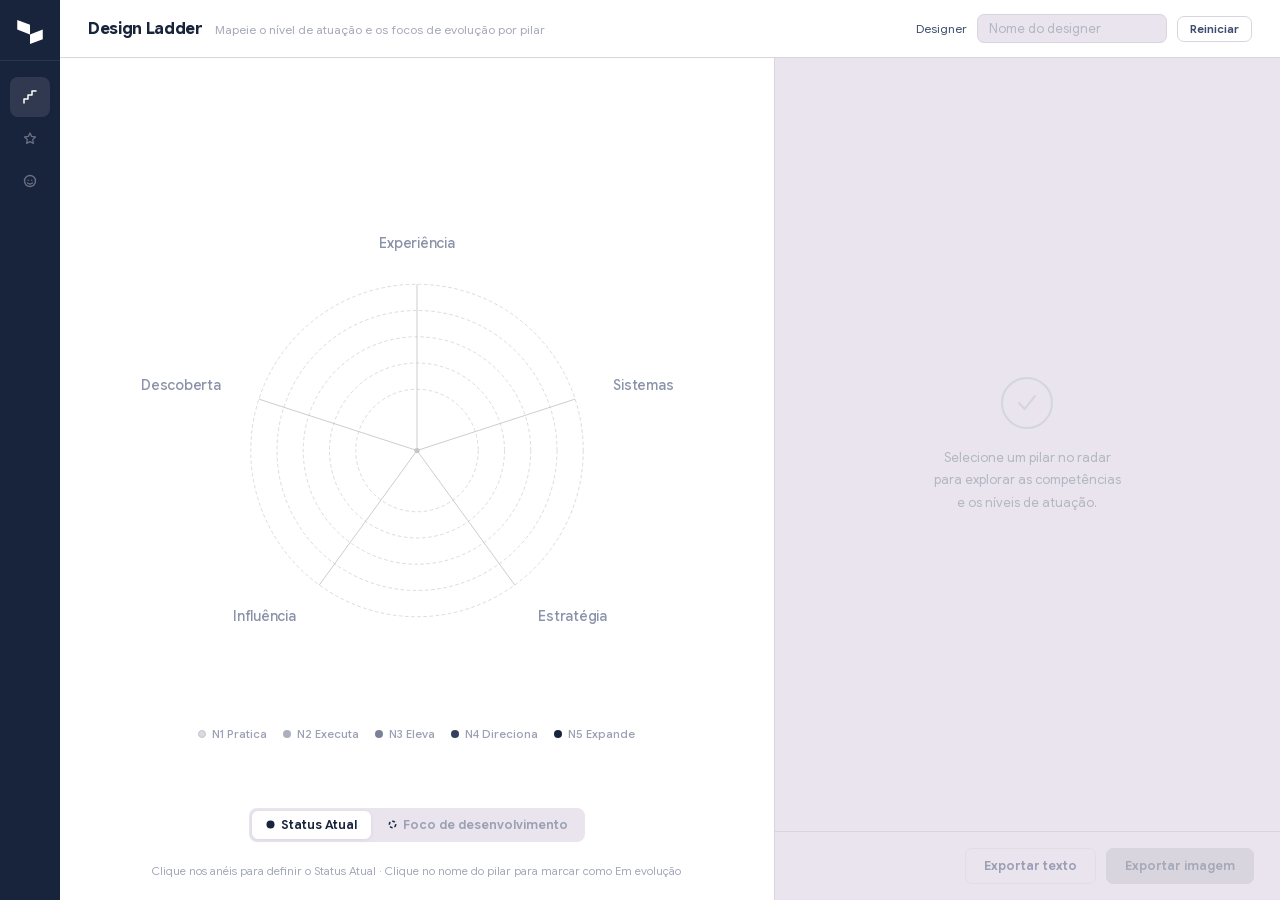
<file: ladder/index.html>
<!DOCTYPE html>
<html lang="pt-BR">
<head>
  <meta charset="UTF-8">
  <meta name="viewport" content="width=device-width, initial-scale=1.0">
  <title>Leadership Tools — Ladder</title>
  <link rel="stylesheet" href="../assets/shared.css">
  <style>
    /* ── CONTENT ─────────────────────────────── */
    .content { flex: 1; display: flex; min-height: 0; overflow: hidden; }

    /* ── CHART AREA ──────────────────────────── */
    .chart-area {
      flex: 1.35;
      display: flex;
      flex-direction: column;
      align-items: center;
      padding: 20px 16px 20px;
      background: var(--white);
      border-right: 1px solid var(--border);
    }

    .radar-top {
      flex: 1;
      display: flex;
      flex-direction: column;
      align-items: center;
      justify-content: center;
      width: 100%;
    }

    .chart-footer {
      display: flex;
      flex-direction: column;
      align-items: center;
      gap: 8px;
      padding-top: 6px;
    }

    /* ── MODE TOGGLE ─────────────────────────── */
    .mode-toggle {
      display: flex;
      gap: 3px;
      background: var(--bg);
      border-radius: 8px;
      padding: 3px;
    }

    .mode-btn {
      font-family: inherit;
      font-size: 12.5px;
      font-weight: 600;
      color: #9BA0B2;
      background: transparent;
      border: none;
      border-radius: 6px;
      padding: 6px 14px;
      cursor: pointer;
      display: flex;
      align-items: center;
      gap: 6px;
      transition: background 0.12s, color 0.12s, box-shadow 0.12s;
      white-space: nowrap;
    }

    .mode-btn.active {
      background: var(--white);
      color: var(--ink);
      box-shadow: 0 1px 4px rgba(0,0,0,0.07);
    }

    /* ── RADAR IDENTITY (name + date) ────────── */
    .radar-identity {
      text-align: center;
      margin-bottom: 20px;
      min-height: 30px;
    }

    .radar-name {
      font-size: 26px;
      font-weight: 800;
      color: var(--ink);
      letter-spacing: -0.04em;
      display: none;
    }

    .radar-date {
      font-size: 11.5px;
      color: #A5A9B8;
      margin-top: 2px;
      display: none;
    }

    /* ── LEVEL LEGEND ────────────────────────── */
    .level-legend {
      display: flex;
      flex-wrap: wrap;
      gap: 6px 16px;
      margin-top: 14px;
      justify-content: center;
    }

    .legend-item {
      display: flex;
      align-items: center;
      gap: 6px;
      font-size: 11.5px;
      color: #9BA0B2;
      font-weight: 500;
    }

    .legend-dot { width: 8px; height: 8px; border-radius: 50%; }

    #radar-svg { width: 100%; max-width: 560px; height: auto; display: block; }

    .chart-hint {
      margin-top: 12px;
      font-size: 11.5px;
      color: #A5A9B8;
      text-align: center;
      line-height: 1.6;
    }

    /* ── DETAIL COLUMN (panel + actions) ──────── */
    .detail-column {
      flex: 1;
      display: flex;
      flex-direction: column;
      min-width: 0;
      background: var(--bg);
    }

    .detail-panel { flex: 1; overflow-y: auto; background: var(--bg); }

    .detail-placeholder {
      display: flex;
      flex-direction: column;
      align-items: center;
      justify-content: center;
      height: 100%;
      min-height: 320px;
      text-align: center;
      padding: 40px;
    }

    .detail-placeholder p {
      font-size: 13px;
      margin-top: 16px;
      line-height: 1.7;
      color: #B3B6C3;
    }

    .detail-inner { padding: 24px 26px 40px; max-width: 640px; }

    .pillar-header {
      display: flex;
      align-items: flex-start;
      justify-content: space-between;
      gap: 12px;
      margin-bottom: 8px;
    }

    .pillar-title { font-size: 24px; font-weight: 800; letter-spacing: -0.03em; line-height: 1.1; }

    .pillar-badges {
      display: flex;
      gap: 5px;
      flex-shrink: 0;
      margin-top: 4px;
      flex-wrap: wrap;
      justify-content: flex-end;
    }

    .badge-atual {
      font-size: 11px;
      font-weight: 700;
      color: var(--white);
      background: var(--ink);
      padding: 3px 10px;
      border-radius: 20px;
      white-space: nowrap;
    }

    .badge-foco {
      font-size: 11px;
      font-weight: 700;
      color: var(--ink);
      background: transparent;
      border: 1.5px dashed var(--lilac);
      padding: 2.5px 9px;
      border-radius: 20px;
      white-space: nowrap;
    }

    .pillar-desc { font-size: 13px; line-height: 1.7; color: #5E6A88; margin-bottom: 18px; }

    /* ── PROGRESSING TOGGLE ──────────────────── */
    .progressing-row {
      display: flex;
      align-items: center;
      justify-content: space-between;
      background: var(--white);
      border: 1.5px solid var(--border);
      border-radius: 10px;
      padding: 11px 14px;
      margin-bottom: 18px;
      cursor: pointer;
      transition: border-color 0.14s;
      user-select: none;
    }

    .progressing-row:hover { border-color: #B3B6C3; }
    .progressing-row.on { border-color: var(--accent); }

    .progressing-row-left { display: flex; flex-direction: column; gap: 2px; }
    .progressing-label { font-size: 13.5px; font-weight: 600; color: var(--ink); }
    .progressing-sub { font-size: 12px; color: #9BA0B2; }

    .toggle-sw {
      width: 34px;
      height: 19px;
      background: #C9CCD8;
      border-radius: 10px;
      position: relative;
      transition: background 0.18s;
      flex-shrink: 0;
    }

    .toggle-sw::after {
      content: '';
      position: absolute;
      width: 13px;
      height: 13px;
      background: white;
      border-radius: 50%;
      top: 3px;
      left: 3px;
      transition: transform 0.18s;
      box-shadow: 0 1px 3px rgba(0,0,0,0.15);
    }

    .toggle-sw.on { background: var(--accent); }
    .toggle-sw.on::after { transform: translateX(15px); }

    /* ── LEVEL CARDS (read-only) ─────────────── */
    .level-cards { display: flex; flex-direction: column; gap: 6px; }

    .level-card {
      background: var(--white);
      border: 1.5px solid transparent;
      border-radius: 9px;
      padding: 11px 12px;
      box-shadow: 0 1px 3px rgba(0,0,0,0.04);
    }

    .level-card.has-atual { border-left: 3px solid var(--ink); }
    .level-card.has-foco { border-color: var(--lilac); border-style: dashed; }
    .level-card.has-atual.has-foco { border-left: 3px solid var(--ink); border-style: solid; border-color: var(--ink); }

    .level-card-top {
      display: flex;
      align-items: center;
      gap: 7px;
      margin-bottom: 5px;
    }

    .level-n-badge {
      font-size: 9.5px;
      font-weight: 700;
      letter-spacing: 0.05em;
      padding: 2px 6px;
      border-radius: 4px;
      background: var(--light);
      color: var(--ink);
      line-height: 1.5;
      flex-shrink: 0;
    }

    .level-name { font-size: 13.5px; font-weight: 600; color: var(--ink); }

    .level-desc { font-size: 12.5px; line-height: 1.7; color: #5E6A88; }

    .pdi-note {
      margin-top: 20px;
      font-size: 11px;
      color: #A5A9B8;
      line-height: 1.6;
      padding: 10px 12px;
      background: var(--white);
      border-radius: 8px;
      border: 1px solid var(--border);
    }

    /* ── LADDER ACTIONS (export texto/imagem) ── */
    .ladder-actions {
      display: flex;
      gap: 10px;
      justify-content: flex-end;
      padding: 16px 26px;
      border-top: 1px solid var(--border);
      background: var(--bg);
      flex-shrink: 0;
    }

  </style>
</head>
<body>
<div class="app">

  <!-- Sidebar -->
  <aside class="sidebar">
    <div class="sidebar-logo">
      <img src="../assets/logo-bemobi.svg" alt="Bemobi Wave" width="26" height="24">
    </div>
    <nav class="sidebar-nav">
      <a class="nav-item active" href="#" data-tooltip="Ladder">
        <svg class="nav-icon" viewBox="0 0 16 16" fill="none">
          <path d="M2 14 L2 10 L6 10 L6 6 L10 6 L10 2 L14 2"
            stroke="currentColor" stroke-width="1.5"
            stroke-linecap="round" stroke-linejoin="round"/>
        </svg>
      </a>
      <a class="nav-item" href="../pdi/index.html" data-tooltip="PDI">
        <svg class="nav-icon" viewBox="0 0 16 16" fill="none">
          <path d="M8 2L9.6 5.4 13.4 6 10.7 8.6 11.4 12.4 8 10.7 4.6 12.4 5.3 8.6 2.6 6 6.4 5.4Z"
            stroke="currentColor" stroke-width="1.3" stroke-linejoin="round"/>
        </svg>
      </a>
      <a class="nav-item" href="../mm/index.html" data-tooltip="Moving Motivators">
        <svg class="nav-icon" viewBox="0 0 16 16" fill="none">
          <circle cx="8" cy="8" r="5.5" stroke="currentColor" stroke-width="1.4"/>
          <circle cx="6.2" cy="7.2" r="0.7" fill="currentColor"/>
          <circle cx="9.8" cy="7.2" r="0.7" fill="currentColor"/>
          <path d="M5.5 10 Q8 12 10.5 10" stroke="currentColor" stroke-width="1.3" stroke-linecap="round"/>
        </svg>
      </a>
    </nav>
  </aside>

  <!-- Main -->
  <div class="main">

    <!-- Header -->
    <header class="header">
      <div class="header-left">
        <h1>Design Ladder</h1>
        <span class="header-sub">Mapeie o nível de atuação e os focos de evolução por pilar</span>
      </div>
      <div class="header-right">
        <label for="designer-name">Designer</label>
        <input class="input designer-input" id="designer-name" type="text" placeholder="Nome do designer" autocomplete="off" oninput="updateRadarIdentity()" />
        <button class="btn btn-secondary btn-slim" onclick="resetLevels()">Reiniciar</button>
      </div>
    </header>

    <!-- Content -->
    <div class="content">
      <div class="chart-area">

        <div class="radar-top">
          <div class="radar-identity">
            <div class="radar-name" id="radar-name"></div>
            <div class="radar-date" id="radar-date"></div>
          </div>
          <svg id="radar-svg" viewBox="-20 0 640 600" xmlns="http://www.w3.org/2000/svg"></svg>
          <div class="level-legend">
            <div class="legend-item"><div class="legend-dot" style="background:#DCD8E3;border:1.5px solid #C6C5C9"></div>N1 Pratica</div>
            <div class="legend-item"><div class="legend-dot" style="background:#ABAFBE"></div>N2 Executa</div>
            <div class="legend-item"><div class="legend-dot" style="background:#7A8299"></div>N3 Eleva</div>
            <div class="legend-item"><div class="legend-dot" style="background:#33405E"></div>N4 Direciona</div>
            <div class="legend-item"><div class="legend-dot" style="background:#18233C"></div>N5 Expande</div>
          </div>
        </div>

        <div class="chart-footer">
          <div class="mode-toggle">
            <button id="mode-btn-atual" class="mode-btn active" onclick="setEditMode('atual')">
              <svg width="9" height="9" viewBox="0 0 9 9">
                <circle cx="4.5" cy="4.5" r="4" fill="#18233C"/>
              </svg>
              Status Atual
            </button>
            <button id="mode-btn-foco" class="mode-btn" onclick="setEditMode('foco')">
              <svg width="9" height="9" viewBox="0 0 9 9">
                <circle cx="4.5" cy="4.5" r="3.2" fill="none" stroke="#18233C" stroke-width="1.5" stroke-dasharray="2.8 2"/>
              </svg>
              Foco de desenvolvimento
            </button>
          </div>
          <p class="chart-hint" id="chart-hint">Clique nos anéis para definir o Status Atual · Clique no nome do pilar para marcar como Em evolução</p>
        </div>

      </div>

      <!-- Detail Column (panel + actions) -->
      <div class="detail-column">
        <div class="detail-panel" id="detail-panel">
          <div class="detail-placeholder">
            <svg width="56" height="56" viewBox="0 0 56 56" fill="none">
              <circle cx="28" cy="28" r="25" stroke="#D3D6E0" stroke-width="2"/>
              <path d="M20 28l5.5 6L36 21" stroke="#D3D6E0" stroke-width="2" stroke-linecap="round" stroke-linejoin="round"/>
            </svg>
            <p>Selecione um pilar no radar<br>para explorar as competências<br>e os níveis de atuação.</p>
          </div>
        </div>

        <div class="ladder-actions">
          <button class="btn btn-secondary" id="export-text-btn" onclick="exportLadderText()">Exportar texto</button>
          <button class="btn btn-primary" id="export-image-btn" onclick="exportLadderImage()">Exportar imagem</button>
        </div>
      </div>

    </div>
  </div>
</div>

<script>
// ═══════════════════════════════════════════════════════════
//  DATA
// ═══════════════════════════════════════════════════════════

const PILLARS = [
  {
    id: 'experiencia',
    name: 'Experiência',
    description: 'Abrange a capacidade de transformar problemas em soluções claras, utilizáveis e coerentes ao longo de fluxos, interfaces e jornadas. Envolve arquitetura da informação, interação, design visual, escrita para interface e construção de protótipos. Contribui para aumentar clareza, eficiência e qualidade das soluções entregues, reduzindo fricções e inconsistências ao longo do serviço.',
    levels: [
      { n: 'N1', name: 'Pratica', desc: 'Desenvolve telas e fluxos com base em direcionamento claro. Aplica padrões existentes e boas práticas de usabilidade. Resolve estados básicos (erro, vazio, carregamento) e organiza entregas de forma consistente.' },
      { n: 'N2', name: 'Executa', desc: 'Define fluxos ponta a ponta para problemas bem delimitados. Considera diferentes cenários de uso e restrições técnicas. Equilibra clareza, viabilidade e objetivos do projeto. Propõe alternativas fundamentadas.' },
      { n: 'N3', name: 'Eleva', desc: 'Identifica inconsistências entre fluxos e antecipa impactos sistêmicos. Melhora a coerência das soluções e apoia outros designers em decisões complexas de experiência. Eleva a qualidade do que o time entrega.' },
      { n: 'N4', name: 'Direciona', desc: 'Define padrões de qualidade para a experiência nos produtos da Wave. Orienta decisões estruturais e garante coerência entre múltiplos contextos. Influencia a forma como o time constrói soluções.' },
      { n: 'N5', name: 'Expande', desc: 'Estabelece a visão de experiência da Wave como referência além do time. Cria frameworks, métodos ou abordagens que impactam como a organização pensa e entrega experiência.' }
    ]
  },
  {
    id: 'sistemas',
    name: 'Sistemas',
    description: 'Abrange a capacidade de organizar, estruturar e manter consistência nas soluções ao longo do tempo e entre diferentes produtos e contextos. Envolve componentização, padrões reutilizáveis, documentação, handoff técnico e integração com arquitetura. Contribui para aumentar eficiência, reduzir retrabalho e garantir coerência à medida que os serviços evoluem e escalam.',
    levels: [
      { n: 'N1', name: 'Pratica', desc: 'Utiliza corretamente padrões, componentes e diretrizes existentes. Mantém consistência nas entregas e respeita decisões estruturais previamente definidas. Documenta e realiza handoff seguindo processos estabelecidos.' },
      { n: 'N2', name: 'Executa', desc: 'Identifica recorrências e propõe organização local de padrões. Contribui para evolução de componentes e documentação. Atua com atenção à consistência entre fluxos e módulos relacionados.' },
      { n: 'N3', name: 'Eleva', desc: 'Organiza sistemas reutilizáveis de forma intencional. Antecipa impactos técnicos e de consistência entre produtos. Atua como referência na integração entre design e engenharia. Eleva o nível de organização sistêmica do time.' },
      { n: 'N4', name: 'Direciona', desc: 'Define diretrizes estruturais para sistemas e padrões na Wave. Garante coerência entre múltiplos produtos e contextos. Influencia decisões arquiteturais e estabelece bases duráveis para evolução do design.' },
      { n: 'N5', name: 'Expande', desc: 'Cria infraestrutura de design que escala além dos projetos atuais. Estabelece padrões, ferramentas ou frameworks sistêmicos que impactam a organização e podem ser referência para novos produtos e contextos.' }
    ]
  },
  {
    id: 'estrategia',
    name: 'Estratégia',
    description: 'Abrange a capacidade de conectar decisões de design a objetivos estratégicos, métricas e prioridades do negócio. Envolve entendimento de roadmap, análise de impacto, acompanhamento de resultados e contribuição ativa na evolução das soluções em produção. Contribui para que o design gere valor mensurável e esteja alinhado às prioridades estratégicas da Wave.',
    levels: [
      { n: 'N1', name: 'Pratica', desc: 'Compreende o contexto do que está sendo desenvolvido e executa soluções alinhadas ao direcionamento definido. Demonstra interesse em entender objetivos e métricas relacionadas ao projeto.' },
      { n: 'N2', name: 'Executa', desc: 'Propõe melhorias com base em dados, feedbacks e aprendizados de uso. Considera impacto nas métricas ao tomar decisões de experiência. Participa ativamente das discussões de priorização.' },
      { n: 'N3', name: 'Eleva', desc: 'Conecta decisões de design a objetivos estratégicos e indicadores de negócio. Estrutura argumentos com base em impacto e viabilidade. Influencia discussões de roadmap e apoia outros designers a pensarem com visão de negócio.' },
      { n: 'N4', name: 'Direciona', desc: 'Atua na definição de prioridades e caminhos estratégicos. Orienta decisões estruturais com base em impacto organizacional. Garante alinhamento entre design, produto e objetivos da empresa.' },
      { n: 'N5', name: 'Expande', desc: 'Posiciona design como disciplina estratégica na organização. Influencia como a empresa define prioridades, mede resultados e toma decisões de produto. Cria pontes entre design e outras áreas de negócio que transcendem projetos individuais.' }
    ]
  },
  {
    id: 'influencia',
    name: 'Influência',
    description: 'Abrange a capacidade de ampliar impacto por meio de colaboração, comunicação e liderança técnica. Envolve facilitação, alinhamento entre áreas, mentoria, representação do design em fóruns estratégicos e contribuição para a cultura e práticas do time. Contribui para aumentar a clareza nas decisões, reduzir ruídos entre times e fortalecer a presença do design na organização.',
    levels: [
      { n: 'N1', name: 'Pratica', desc: 'Colabora de forma ativa nas discussões do time. Comunica decisões com clareza básica e mantém abertura para feedback. Contribui para um ambiente de trabalho respeitoso e produtivo.' },
      { n: 'N2', name: 'Executa', desc: 'Conduz discussões e alinhamentos em projetos sob sua responsabilidade. Organiza workshops ou rituais quando necessário. Contribui para reduzir ambiguidades e manter o time alinhado.' },
      { n: 'N3', name: 'Eleva', desc: 'Atua como referência técnica nas discussões. Apoia o desenvolvimento de outros designers. Representa o design em fóruns interdisciplinares e contribui para decisões mais amplas. Eleva a qualidade da colaboração no time.' },
      { n: 'N4', name: 'Direciona', desc: 'Exerce liderança consolidada, técnica e/ou de pessoas. Representa o design em decisões estratégicas. Influencia cultura, práticas e posicionamento do design dentro da organização.' },
      { n: 'N5', name: 'Expande', desc: 'Amplia a influência do design para além das fronteiras da disciplina. Constrói pontes com outras áreas que mudam como a organização colabora e toma decisões. É referência interna e potencialmente externa à empresa.' }
    ]
  },
  {
    id: 'descoberta',
    name: 'Descoberta',
    description: 'Abrange a capacidade de compreender problemas, comportamentos e oportunidades antes da definição de soluções. Inclui pesquisa qualitativa e quantitativa, análise de dados, leitura de mercado, mapeamento de jornadas e formulação de hipóteses.',
    levels: [
      { n: 'N1', name: 'Pratica', desc: 'Participa de pesquisas e levantamentos com orientação clara. Apoia entrevistas, testes e análises básicas. Organiza dados e registra aprendizados de forma estruturada.' },
      { n: 'N2', name: 'Executa', desc: 'Conduz pesquisas de baixa a média complexidade com autonomia. Interpreta dados qualitativos e quantitativos, identifica padrões e conecta descobertas com decisões de experiência. Questiona suposições e valida hipóteses com método.' },
      { n: 'N3', name: 'Eleva', desc: 'Define abordagens adequadas de descoberta para cada problema. Conecta insights a direcionamentos de produto. Apoia outros designers na estruturação de pesquisas e sínteses. Eleva o nível de análise nas discussões do time.' },
      { n: 'N4', name: 'Direciona', desc: 'Estabelece direcionamento estratégico a partir de evidências consolidadas. Estrutura práticas e critérios de investigação recorrentes. Conecta pesquisa, métricas e contexto de mercado para fundamentar decisões relevantes.' },
      { n: 'N5', name: 'Expande', desc: 'Define como a organização usa evidências para tomar decisões. Cria métodos, frameworks ou práticas de descoberta que transcendem o time de design e influenciam outras disciplinas.' }
    ]
  }
];

// ═══════════════════════════════════════════════════════════
//  STATE
// ═══════════════════════════════════════════════════════════

let selectedPillar = null;
let editMode = 'atual'; // 'atual' | 'foco'

const currentLevels  = Object.fromEntries(PILLARS.map(p => [p.id, 0]));
const targetLevels   = Object.fromEntries(PILLARS.map(p => [p.id, 0]));
const progressingSet = new Set();

// ═══════════════════════════════════════════════════════════
//  CHART GEOMETRY
// ═══════════════════════════════════════════════════════════

const CX = 300, CY = 300;
const MAX_R = 190;
const N_LEVELS = 5;
const INNER_R = 70; // N1 starts at 37% of MAX_R — avoids the "tiny polygon" problem for junior designers
const LABEL_R = MAX_R + 46;

function levelRadius(l) {
  if (l === 0) return 0;
  return INNER_R + (MAX_R - INNER_R) * (l - 1) / (N_LEVELS - 1);
}

const ANGLES = PILLARS.map((_, i) => -Math.PI / 2 + (2 * Math.PI * i) / PILLARS.length);

function polar(angle, r) {
  return { x: CX + r * Math.cos(angle), y: CY + r * Math.sin(angle) };
}

const NS = 'http://www.w3.org/2000/svg';

function svgEl(tag, attrs, parent) {
  const e = document.createElementNS(NS, tag);
  for (const [k, v] of Object.entries(attrs || {})) e.setAttribute(k, v);
  if (parent) parent.appendChild(e);
  return e;
}

// ═══════════════════════════════════════════════════════════
//  BUILD RADAR
// ═══════════════════════════════════════════════════════════

function buildRadar() {
  const svg = document.getElementById('radar-svg');
  svg.innerHTML = '';

  // Concentric dashed rings
  for (let l = 1; l <= N_LEVELS; l++) {
    svgEl('circle', {
      cx: CX, cy: CY, r: levelRadius(l),
      fill: 'none', stroke: '#D3D6E0', 'stroke-width': '1', 'stroke-dasharray': '4 3'
    }, svg);
  }


  // Axis lines — thicker for progressing pillars
  ANGLES.forEach((angle, i) => {
    const isProg = progressingSet.has(PILLARS[i].id);
    const end = polar(angle, MAX_R);
    svgEl('line', {
      x1: CX, y1: CY, x2: end.x, y2: end.y,
      stroke: isProg ? '#5E6A88' : '#C6C5C9',
      'stroke-width': isProg ? '2' : '1'
    }, svg);

    // Progressing indicator: small filled dot at the tip of the axis line
    if (isProg) {
      svgEl('circle', {
        cx: end.x, cy: end.y, r: '4.5',
        fill: '#18233C', 'pointer-events': 'none'
      }, svg);
    }
  });

  // Current polygon (solid fill)
  const hasAnyCurrent = PILLARS.some(p => currentLevels[p.id] > 0);
  if (hasAnyCurrent) {
    const points = PILLARS.map((p, i) => {
      const { x, y } = polar(ANGLES[i], levelRadius(currentLevels[p.id]));
      return `${x},${y}`;
    }).join(' ');
    svgEl('polygon', {
      points, fill: 'rgba(24,35,60,0.09)', stroke: '#18233C',
      'stroke-width': '2', 'stroke-linejoin': 'round', 'pointer-events': 'none'
    }, svg);
  }

  // Foco polygon (dashed outline)
  const hasAnyTarget = PILLARS.some(p => targetLevels[p.id] > 0);
  if (hasAnyTarget) {
    const points = PILLARS.map((p, i) => {
      const { x, y } = polar(ANGLES[i], levelRadius(targetLevels[p.id]));
      return `${x},${y}`;
    }).join(' ');
    svgEl('polygon', {
      points, fill: 'none', stroke: '#18233C',
      'stroke-width': '1.5', 'stroke-dasharray': '7 4',
      'stroke-linejoin': 'round', 'pointer-events': 'none'
    }, svg);
  }

  // Clickable level zones
  PILLARS.forEach((pillar, i) => {
    const angle = ANGLES[i];
    for (let l = 1; l <= N_LEVELS; l++) {
      const { x, y } = polar(angle, levelRadius(l));
      const isCurrentLevel = currentLevels[pillar.id] === l;
      const isTargetLevel  = targetLevels[pillar.id] === l;

      const g = svgEl('g', { cursor: 'pointer' }, svg);
      const hoverCircle = svgEl('circle', {
        cx: x, cy: y, r: '9',
        fill: 'rgba(24,35,60,0)', stroke: 'rgba(24,35,60,0)', 'stroke-width': '1.5'
      }, g);
      svgEl('circle', { cx: x, cy: y, r: '16', fill: 'transparent', stroke: 'none' }, g);

      const title = svgEl('title', {}, g);
      title.textContent = `${pillar.name}: ${pillar.levels[l-1].n} — ${pillar.levels[l-1].name}`;

      g.addEventListener('mouseenter', () => {
        const isActive = editMode === 'atual' ? isCurrentLevel : isTargetLevel;
        if (!isActive) {
          hoverCircle.setAttribute('fill', 'rgba(24,35,60,0.08)');
          hoverCircle.setAttribute('stroke', '#5E6A88');
        }
      });
      g.addEventListener('mouseleave', () => {
        hoverCircle.setAttribute('fill', 'rgba(24,35,60,0)');
        hoverCircle.setAttribute('stroke', 'rgba(24,35,60,0)');
      });
      g.addEventListener('click', () => {
        if (editMode === 'atual') {
          currentLevels[pillar.id] = isCurrentLevel ? 0 : l;
        } else {
          targetLevels[pillar.id] = isTargetLevel ? 0 : l;
        }
        selectedPillar = pillar.id;
        buildRadar();
        renderDetail();
        updateExportButtons();
      });
    }
  });

  // Current-level dots (filled)
  if (hasAnyCurrent) {
    PILLARS.forEach((p, i) => {
      if (currentLevels[p.id] > 0) {
        const { x, y } = polar(ANGLES[i], levelRadius(currentLevels[p.id]));
        svgEl('circle', {
          cx: x, cy: y, r: '5', fill: '#18233C', stroke: '#fff', 'stroke-width': '2',
          'pointer-events': 'none'
        }, svg);
      }
    });
  }

  // Foco-level dots (open circles)
  if (hasAnyTarget) {
    PILLARS.forEach((p, i) => {
      if (targetLevels[p.id] > 0) {
        const { x, y } = polar(ANGLES[i], levelRadius(targetLevels[p.id]));
        svgEl('circle', {
          cx: x, cy: y, r: '5', fill: '#fff', stroke: '#18233C', 'stroke-width': '2',
          'pointer-events': 'none'
        }, svg);
      }
    });
  }

  // Pillar labels — click toggles Em evolução ativa
  PILLARS.forEach((pillar, i) => {
    const angle = ANGLES[i];
    const { x, y } = polar(angle, LABEL_R);
    const cosA = Math.cos(angle);
    const anchor = cosA < -0.25 ? 'end' : cosA > 0.25 ? 'start' : 'middle';
    const isProg = progressingSet.has(pillar.id);

    const g = svgEl('g', { cursor: 'pointer' }, svg);

    const text = svgEl('text', {
      x, y,
      'text-anchor': anchor,
      'dominant-baseline': 'middle',
      'font-family': "'Google Sans Flex', sans-serif",
      'font-size': '16',
      'font-weight': isProg ? '700' : '500',
      fill: isProg ? '#18233C' : '#8B93A9',
      'letter-spacing': '-0.3'
    }, g);
    text.textContent = pillar.name;

    g.addEventListener('mouseenter', () => {
      text.setAttribute('fill', '#33405E');
      text.setAttribute('font-weight', '600');
    });
    g.addEventListener('mouseleave', () => {
      text.setAttribute('fill', isProg ? '#18233C' : '#8B93A9');
      text.setAttribute('font-weight', isProg ? '700' : '500');
    });
    g.addEventListener('click', () => selectPillar(pillar.id));
  });

  // Center dot
  svgEl('circle', { cx: CX, cy: CY, r: '3', fill: '#C6C5C9', 'pointer-events': 'none' }, svg);
}

// ═══════════════════════════════════════════════════════════
//  RENDER DETAIL (read-only content)
// ═══════════════════════════════════════════════════════════

function renderDetail() {
  const panel = document.getElementById('detail-panel');

  if (!selectedPillar) {
    panel.innerHTML = `
      <div class="detail-placeholder">
        <svg width="56" height="56" viewBox="0 0 56 56" fill="none">
          <circle cx="28" cy="28" r="25" stroke="#D3D6E0" stroke-width="2"/>
          <path d="M20 28l5.5 6L36 21" stroke="#D3D6E0" stroke-width="2" stroke-linecap="round" stroke-linejoin="round"/>
        </svg>
        <p>Selecione um pilar no radar<br>para explorar as competências<br>e os níveis de atuação.</p>
      </div>`;
    return;
  }

  const pillar = PILLARS.find(p => p.id === selectedPillar);
  const cLevel = currentLevels[selectedPillar];
  const tLevel = targetLevels[selectedPillar];
  const isProg = progressingSet.has(selectedPillar);
  const cData  = cLevel > 0 ? pillar.levels[cLevel - 1] : null;
  const tData  = tLevel > 0 ? pillar.levels[tLevel - 1] : null;

  panel.innerHTML = `
    <div class="detail-inner">
      <div class="pillar-header">
        <div class="pillar-title">${pillar.name}</div>
        <div class="pillar-badges">
          ${cData ? `<div class="badge-atual">${cData.n} · ${cData.name}</div>` : ''}
          ${tData ? `<div class="badge-foco">${tData.n} · ${tData.name}</div>` : ''}
        </div>
      </div>
      <p class="pillar-desc">${pillar.description}</p>

      <div class="progressing-row ${isProg ? 'on' : ''}" onclick="toggleProgressing('${pillar.id}')">
        <div class="progressing-row-left">
          <div class="progressing-label">Em evolução ativa</div>
          <div class="progressing-sub">Marque se este pilar está em foco de desenvolvimento agora</div>
        </div>
        <div class="toggle-sw ${isProg ? 'on' : ''}"></div>
      </div>

      <div class="section-label">Níveis de atuação</div>
      <div class="level-cards">
        ${pillar.levels.map((level, idx) => {
          const isC = cLevel === idx + 1;
          const isT = tLevel === idx + 1;
          let cardClass = '';
          if (isC && isT) cardClass = 'has-atual has-foco';
          else if (isC)   cardClass = 'has-atual';
          else if (isT)   cardClass = 'has-foco';
          return `
            <div class="level-card ${cardClass}">
              <div class="level-card-top">
                <span class="level-n-badge">${level.n}</span>
                <span class="level-name">${level.name}</span>
              </div>
              <div class="level-desc">${level.desc}</div>
            </div>`;
        }).join('')}
      </div>

      <div class="pdi-note">
        Os focos de desenvolvimento e os pilares em evolução alimentarão o PDI quando disponível.
      </div>
    </div>`;
}

// ═══════════════════════════════════════════════════════════
//  ACTIONS
// ═══════════════════════════════════════════════════════════

function selectPillar(id) {
  selectedPillar = id;
  buildRadar();
  renderDetail();
}

function toggleProgressing(pillarId) {
  progressingSet.has(pillarId) ? progressingSet.delete(pillarId) : progressingSet.add(pillarId);
  buildRadar();
  renderDetail();
  updateExportButtons();
}

function setEditMode(mode) {
  editMode = mode;
  document.getElementById('mode-btn-atual').classList.toggle('active', mode === 'atual');
  document.getElementById('mode-btn-foco').classList.toggle('active', mode === 'foco');
  const hint = document.getElementById('chart-hint');
  hint.textContent = mode === 'atual'
    ? 'Clique nos anéis para definir o Status Atual · Clique no nome do pilar para ver as descrições'
    : 'Clique nos anéis para definir o Foco de desenvolvimento · Clique no nome do pilar para ver as descrições';
}

function resetLevels() {
  PILLARS.forEach(p => { currentLevels[p.id] = 0; targetLevels[p.id] = 0; });
  progressingSet.clear();
  selectedPillar = null;
  buildRadar();
  renderDetail();
  updateExportButtons();
}

function updateRadarIdentity() {
  const name = document.getElementById('designer-name').value.trim();
  const nameEl = document.getElementById('radar-name');
  const dateEl = document.getElementById('radar-date');

  nameEl.textContent = name;
  nameEl.style.display = name ? 'block' : 'none';

  const monthYear = new Date().toLocaleDateString('pt-BR', { month: 'long', year: 'numeric' });
  dateEl.textContent = monthYear;
  dateEl.style.display = name ? 'block' : 'none';

  updateExportButtons();
}

// ═══════════════════════════════════════════════════════════
//  EXPORT
// ═══════════════════════════════════════════════════════════

function hasLadderData() {
  return PILLARS.some(p => currentLevels[p.id] > 0 || targetLevels[p.id] > 0)
      || progressingSet.size > 0;
}

function updateExportButtons() {
  const disabled = !hasLadderData();
  document.getElementById('export-text-btn').disabled  = disabled;
  document.getElementById('export-image-btn').disabled = disabled;
}

function formatDateTitle() {
  const s = new Date().toLocaleDateString('pt-BR', { month: 'long', year: 'numeric' });
  return s.charAt(0).toUpperCase() + s.slice(1);
}

function exportLadderText() {
  if (!hasLadderData()) return;
  const designer = document.getElementById('designer-name').value.trim();
  const dataTitle = formatDateTitle();

  const lines = [];
  lines.push(`Ladder${designer ? ' — ' + designer : ''}`);
  lines.push(dataTitle);
  lines.push('');

  // Alinhamento: maior nome de pilar + 2 espaços
  const maxName = Math.max(...PILLARS.map(p => p.name.length));
  PILLARS.forEach(p => {
    const c = currentLevels[p.id];
    const t = targetLevels[p.id];
    const prog = progressingSet.has(p.id);
    const parts = [];
    if (c > 0) parts.push(`Atual: ${p.levels[c - 1].n} ${p.levels[c - 1].name}`);
    if (t > 0) parts.push(`Foco: ${p.levels[t - 1].n} ${p.levels[t - 1].name}`);
    if (prog)  parts.push('Em evolução: sim');
    const right = parts.length ? parts.join('   ') : '—';
    lines.push(p.name.padEnd(maxName + 2, ' ') + right);
  });

  const text = lines.join('\n');
  navigator.clipboard.writeText(text).then(
    () => flashLadderBtn('export-text-btn', 'Copiado!'),
    () => flashLadderBtn('export-text-btn', 'Erro')
  );
}

function flashLadderBtn(id, label) {
  const btn = document.getElementById(id);
  const original = btn.textContent;
  btn.textContent = label;
  btn.classList.add('copied');
  clearTimeout(btn._t);
  btn._t = setTimeout(() => {
    btn.textContent = original;
    btn.classList.remove('copied');
  }, 1800);
}

// Google Sans Flex embutida em base64 — sem isso o PNG cai pra fonte do sistema
let _fontCss = null;
async function loadFontCss() {
  if (_fontCss !== null) return _fontCss;
  try {
    const res = await fetch('../assets/fonts/GoogleSansFlex.woff2');
    const bytes = new Uint8Array(await res.arrayBuffer());
    let bin = '';
    for (let i = 0; i < bytes.length; i++) bin += String.fromCharCode(bytes[i]);
    _fontCss = `@font-face{font-family:'Google Sans Flex';src:url(data:font/woff2;base64,${btoa(bin)}) format('woff2');font-weight:400 800;font-style:normal;}`;
  } catch (e) {
    _fontCss = '';
  }
  return _fontCss;
}

async function exportLadderImage() {
  if (!hasLadderData()) return;
  const designer = document.getElementById('designer-name').value.trim() || 'Ladder';
  const dataTitle = formatDateTitle();
  const dataSlug  = new Date().toLocaleDateString('pt-BR', { month: 'long', year: 'numeric' })
                      .replace(/\s+/g, '-');
  const radarInner = document.getElementById('radar-svg').innerHTML;
  const fontCss = await loadFontCss();

  const esc = s => String(s).replace(/[&<>"]/g, c => ({'&':'&amp;','<':'&lt;','>':'&gt;','"':'&quot;'}[c]));

  // Composição: 800x900, fundo bg, nome+data no topo, radar embaixo
  const svgStr = `<svg xmlns="http://www.w3.org/2000/svg" width="800" height="900" viewBox="0 0 800 900">
    <style>${fontCss}</style>
    <rect width="100%" height="100%" fill="#E9E4ED"/>
    <text x="400" y="80" text-anchor="middle" font-family="Google Sans Flex, sans-serif"
          font-size="38" font-weight="800" fill="#18233C" letter-spacing="-1.5">${esc(designer)}</text>
    <text x="400" y="115" text-anchor="middle" font-family="Google Sans Flex, sans-serif"
          font-size="16" font-weight="500" fill="#5E6A88">${esc(dataTitle)}</text>
    <svg x="80" y="160" width="640" height="600" viewBox="-20 0 640 600">${radarInner}</svg>
  </svg>`;

  const blob = new Blob([svgStr], { type: 'image/svg+xml;charset=utf-8' });
  const url  = URL.createObjectURL(blob);
  const img  = new Image();
  img.onload = () => {
    const canvas = document.createElement('canvas');
    canvas.width  = 1600;
    canvas.height = 1800;
    const ctx = canvas.getContext('2d');
    ctx.fillStyle = '#E9E4ED';
    ctx.fillRect(0, 0, canvas.width, canvas.height);
    ctx.drawImage(img, 0, 0, canvas.width, canvas.height);
    URL.revokeObjectURL(url);
    canvas.toBlob(b => {
      const a = document.createElement('a');
      a.href = URL.createObjectURL(b);
      const safeName = designer.toLowerCase().replace(/\s+/g, '-').replace(/[^a-z0-9-]/g, '');
      a.download = `ladder-${safeName || 'designer'}-${dataSlug}.png`;
      a.click();
      URL.revokeObjectURL(a.href);
      flashLadderBtn('export-image-btn', 'Baixado!');
    }, 'image/png');
  };
  img.onerror = () => {
    URL.revokeObjectURL(url);
    flashLadderBtn('export-image-btn', 'Erro');
  };
  img.src = url;
}

// ═══════════════════════════════════════════════════════════
//  INIT
// ═══════════════════════════════════════════════════════════

buildRadar();
updateExportButtons();
</script>
</body>
</html>
</file>
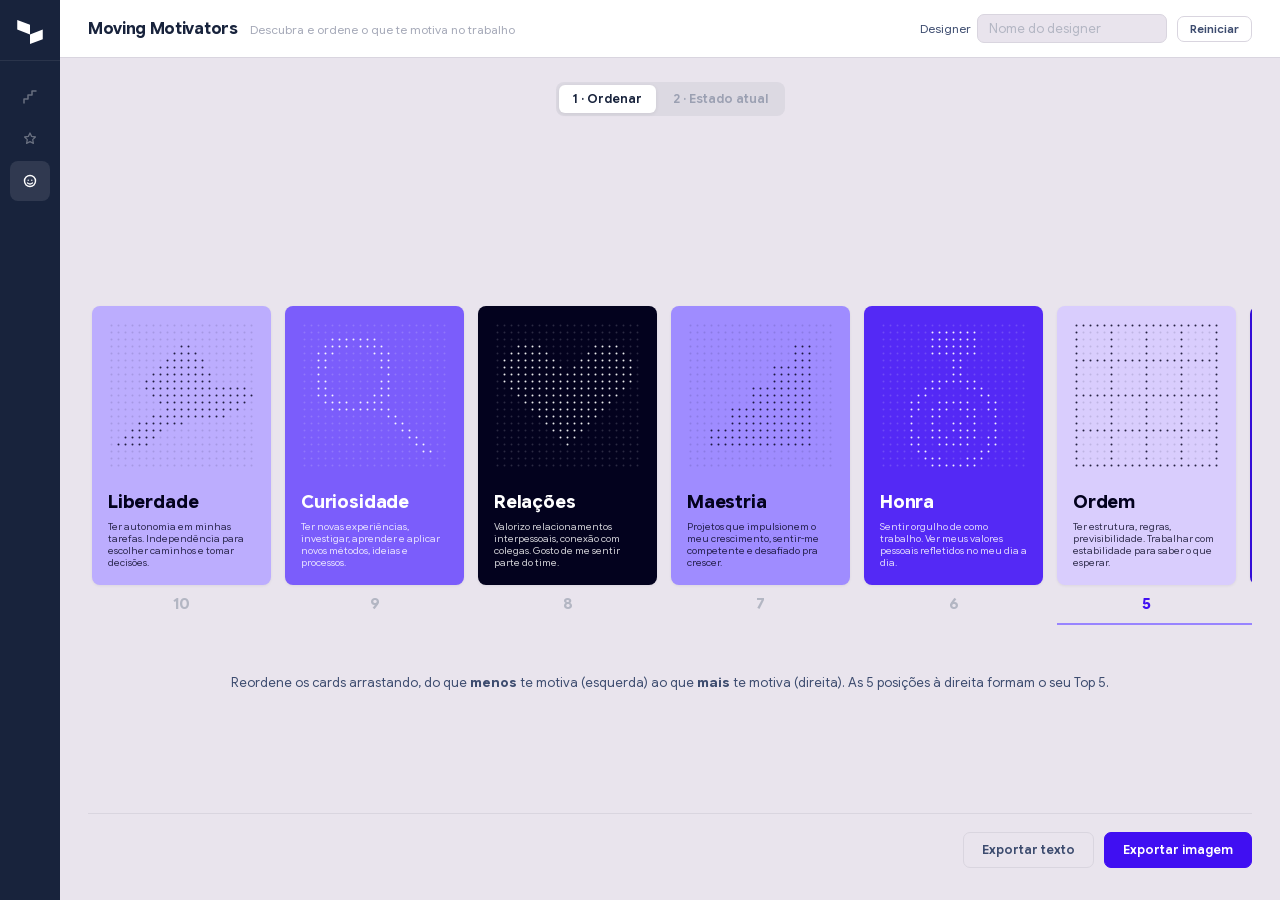
<file: mm/index.html>
<!DOCTYPE html>
<html lang="pt-BR">
<head>
  <meta charset="UTF-8">
  <meta name="viewport" content="width=device-width, initial-scale=1.0">
  <title>Leadership Tools — Moving Motivators</title>
  <link rel="stylesheet" href="../assets/shared.css">
  <style>
    /* ── BODY ─────────────────────────────────── */
    .mm-body {
      flex: 1;
      overflow-y: auto;
      background: var(--bg);
      padding: 24px 28px 32px;
      display: flex;
      flex-direction: column;
    }

    /* ── STEP INDICATOR ───────────────────────── */
    .mm-steps { display: flex; justify-content: center; margin-bottom: 18px; }

    /* segmented control (mesmo padrão do .mode-toggle da Ladder) */
    .mm-toggle {
      display: inline-flex;
      gap: 3px;
      background: rgba(24,35,60,0.06);   /* o body já é --bg, então um tom + escuro */
      border-radius: 8px;
      padding: 3px;
    }

    .mm-step {
      font-family: inherit;
      font-size: 12.5px;
      font-weight: 600;
      color: #9BA0B2;
      background: transparent;
      border: none;
      border-radius: 6px;
      padding: 6px 14px;
      cursor: pointer;
      display: flex;
      align-items: center;
      gap: 6px;
      transition: background 0.12s, color 0.12s, box-shadow 0.12s;
      white-space: nowrap;
    }
    .mm-step:not(.active):hover { color: var(--ink-2); }
    .mm-step.active {
      background: var(--white);
      color: var(--ink);
      box-shadow: 0 1px 4px rgba(0,0,0,0.07);
    }

    .mm-instruction { font-size: 13px; color: var(--ink-2); margin-top: 20px; line-height: 1.6; text-align: center; }

    /* ── AÇÕES (exportar) — padrão .ladder-actions ── */
    .mm-actions {
      display: flex;
      gap: 10px;
      justify-content: flex-end;
      padding-top: 18px;
      border-top: 1px solid var(--border);
      flex-shrink: 0;
    }

    /* ── IDENTIDADE (nome + mês/ano, padrão Ladder) ── */
    .mm-identity { text-align: center; margin-bottom: 18px; min-height: 30px; }
    .mm-name {
      font-size: 26px;
      font-weight: 800;
      color: var(--ink);
      letter-spacing: -0.04em;
      display: none;
    }
    .mm-date { font-size: 11.5px; color: #A5A9B8; margin-top: 2px; display: none; }

    .mm-view { flex: 1; display: flex; flex-direction: column; min-height: 0; }
    .mm-view[hidden] { display: none; }

    /* ── CARD ─────────────────────────────────── */
    .mm-card {
      width: 100%;
      min-height: 261px;
      flex: 1 1 auto;
      border-radius: 8px;
      padding: 16px;
      display: flex;
      flex-direction: column;
      gap: 24px;                 /* Figma: display ↔ texto */
      cursor: grab;
      user-select: none;
      box-shadow: 0 1px 3px rgba(0,0,0,0.06);
    }
    .mm-card:active { cursor: grabbing; }
    .mm-card.dragging { opacity: 0.35; }

    .mm-icon {
      width: 100%;
      aspect-ratio: 1 / 1;
      background-size: contain;
      background-repeat: no-repeat;
      background-position: center;
    }

    .mm-card-text { display: flex; flex-direction: column; gap: 8px; } /* Figma: título ↔ desc */

    .mm-title {
      font-family: inherit;
      font-weight: 700;
      font-size: 18px;
      letter-spacing: -0.01em;
      line-height: 1.1;
      color: var(--card-ink, var(--ink));
    }
    .mm-desc { font-size: 10px; line-height: 1.2; color: var(--card-soft, var(--ink)); }

    /* Compact (usado no passo 2) */
    .mm-card.compact { min-height: 0; flex: none; padding: 10px; gap: 10px; }
    .mm-card.compact .mm-title { font-size: 13px; text-align: center; }
    .mm-card.compact .mm-desc { display: none; }

    /* ── SCALE (passo 1) ──────────────────────── */
    /* centraliza verticalmente o bloco (cards + régua) */
    .scale-center {
      flex: 1;
      display: flex;
      flex-direction: column;
      justify-content: center;
      min-height: 0;
    }

    /* só os cards rolam na horizontal (scrollbar oculta, scroll mantido) */
    .cards-scroll {
      overflow-x: auto;
      padding: 4px 4px 8px;
      scrollbar-width: none;        /* Firefox */
      -ms-overflow-style: none;     /* IE/Edge legado */
    }
    .cards-scroll::-webkit-scrollbar { display: none; }  /* WebKit */

    .scale-col { display: flex; flex-direction: column; gap: 10px; width: max-content; }

    .scale-slots { display: grid; grid-template-columns: repeat(10, 179px); gap: 14px; align-items: stretch; }

    .scale-slot {
      display: flex;
      flex-direction: column;
      align-items: stretch;
      gap: 10px;
    }
    .scale-slot.drag-over .mm-card { box-shadow: 0 0 0 2px var(--accent); }

    .slot-rank { text-align: center; font-size: 15px; font-weight: 700; color: #B3B6C3; }
    .scale-slot.top5 .slot-rank { color: #400FF2; }

    /* TOP 5 bracket */
    .top5-track { display: grid; grid-template-columns: repeat(10, 179px); gap: 14px; }
    .top5-track .bracket {
      grid-column: 6 / 11;
      text-align: center;
      font-size: 11px;
      font-weight: 700;
      letter-spacing: 0.14em;
      color: #400FF2;
      border-top: 2px solid #9884FF;
      padding-top: 6px;
    }


    /* ── GRID (passo 2) ───────────────────────── */
    .mm-grid {
      display: grid;
      grid-template-columns: 84px repeat(5, minmax(0, 1fr));
      gap: 10px;
      max-width: 940px;
      margin: 0 auto;
    }

    .row-label { display: flex; align-items: center; font-size: 13.5px; font-weight: 700; }
    .row-label.plus    { color: #400FF2; }
    .row-label.neutral { color: var(--ink-2); }
    .row-label.minus   { color: #3D4C6F; }

    .grid-cell {
      min-height: 132px;
      border: 1.5px dashed #C9CCD8;
      border-radius: 9px;
      padding: 6px;
      display: flex;
      align-items: center;
      justify-content: center;
      transition: border-color 0.12s, background 0.12s;
    }
    .grid-cell.plus    { background: #F7F7FE; border-color: #D9CDFD; }
    .grid-cell.neutral { background: #FBFAFC; }
    .grid-cell.minus   { background: #EFEDF2; border-color: #D3D0DA; }
    .grid-cell.drag-over { border-color: var(--accent); }

    .mm-grid-caption {
      display: grid;
      grid-template-columns: 84px repeat(5, minmax(0, 1fr));
      gap: 10px;
      max-width: 940px;
      margin: 8px auto 0;
    }
    .mm-grid-caption .bracket {
      grid-column: 2 / 7;
      text-align: center;
      font-size: 11px;
      font-weight: 700;
      letter-spacing: 0.14em;
      color: #400FF2;
      border-top: 2px solid #9884FF;
      padding-top: 5px;
    }

    .mm-legends { margin-top: 20px; display: flex; flex-direction: column; align-items: center; gap: 6px; }
    .mm-legend { font-size: 12px; display: flex; align-items: center; gap: 8px; color: var(--ink-2); }
    .mm-legend .dot { width: 9px; height: 9px; border-radius: 50%; flex-shrink: 0; }
    .mm-legend.plus  .dot { background: #400FF2; }
    .mm-legend.minus .dot { background: #3D4C6F; }
  </style>
</head>
<body>
<div class="app">

  <!-- Sidebar -->
  <aside class="sidebar">
    <div class="sidebar-logo">
      <img src="../assets/logo-bemobi.svg" alt="Bemobi Wave" width="26" height="24">
    </div>
    <nav class="sidebar-nav">
      <a class="nav-item" href="../ladder/index.html" data-tooltip="Ladder">
        <svg class="nav-icon" viewBox="0 0 16 16" fill="none">
          <path d="M2 14 L2 10 L6 10 L6 6 L10 6 L10 2 L14 2"
            stroke="currentColor" stroke-width="1.5"
            stroke-linecap="round" stroke-linejoin="round"/>
        </svg>
      </a>
      <a class="nav-item" href="../pdi/index.html" data-tooltip="PDI">
        <svg class="nav-icon" viewBox="0 0 16 16" fill="none">
          <path d="M8 2L9.6 5.4 13.4 6 10.7 8.6 11.4 12.4 8 10.7 4.6 12.4 5.3 8.6 2.6 6 6.4 5.4Z"
            stroke="currentColor" stroke-width="1.3" stroke-linejoin="round"/>
        </svg>
      </a>
      <a class="nav-item active" href="#" data-tooltip="Moving Motivators">
        <svg class="nav-icon" viewBox="0 0 16 16" fill="none">
          <circle cx="8" cy="8" r="5.5" stroke="currentColor" stroke-width="1.4"/>
          <circle cx="6.2" cy="7.2" r="0.7" fill="currentColor"/>
          <circle cx="9.8" cy="7.2" r="0.7" fill="currentColor"/>
          <path d="M5.5 10 Q8 12 10.5 10" stroke="currentColor" stroke-width="1.3" stroke-linecap="round"/>
        </svg>
      </a>
    </nav>
  </aside>

  <!-- Main -->
  <div class="main">

    <!-- Header -->
    <header class="header">
      <div class="header-left">
        <h1>Moving Motivators</h1>
        <span class="header-sub">Descubra e ordene o que te motiva no trabalho</span>
      </div>
      <div class="header-right">
        <div class="header-field">
          <label for="designer-name">Designer</label>
          <input class="input designer-input" id="designer-name" type="text" placeholder="Nome do designer" autocomplete="off" oninput="updateIdentity()" />
        </div>
        <button class="btn btn-secondary btn-slim" onclick="resetMM()">Reiniciar</button>
      </div>
    </header>

    <!-- Body -->
    <div class="mm-body">
      <div class="mm-steps">
        <div class="mm-toggle">
          <button class="mm-step active" id="step-tab-1" onclick="goStep(1)">1 · Ordenar</button>
          <button class="mm-step" id="step-tab-2" onclick="goStep(2)">2 · Estado atual</button>
        </div>
      </div>

      <!-- STEP 1 -->
      <section class="mm-view" id="view-1">
        <div class="scale-center">
          <div class="mm-identity">
            <div class="mm-name"></div>
            <div class="mm-date"></div>
          </div>
          <div class="cards-scroll">
            <div class="scale-col">
              <div class="scale-slots" id="slots"></div>
              <div class="top5-track"><div class="bracket">TOP 5</div></div>
            </div>
          </div>
          <p class="mm-instruction">Reordene os cards arrastando, do que <strong>menos</strong> te motiva (esquerda) ao que <strong>mais</strong> te motiva (direita). As 5 posições à direita formam o seu Top 5.</p>
        </div>
      </section>

      <!-- STEP 2 -->
      <section class="mm-view" id="view-2" hidden>
        <div class="scale-center">
          <div class="mm-identity">
            <div class="mm-name"></div>
            <div class="mm-date"></div>
          </div>
          <div class="mm-grid" id="grid"></div>
          <div class="mm-grid-caption"><div class="bracket">TOP 5</div></div>
          <div class="mm-legends">
            <div class="mm-legend plus"><span class="dot"></span> Sinto isso no meu trabalho hoje em dia</div>
            <div class="mm-legend minus"><span class="dot"></span> Não me sinto cumprindo estas motivações</div>
          </div>
          <p class="mm-instruction">Para cada um dos seus <strong>5 principais</strong> motivadores, arraste para <strong>cima</strong> ou para <strong>baixo</strong> conforme sente que ele está representado no seu trabalho hoje.</p>
        </div>
      </section>

      <!-- Ações (exporta o passo atual) -->
      <div class="mm-actions">
        <button class="btn btn-secondary" id="export-text-btn" onclick="exportMMText()">Exportar texto</button>
        <button class="btn btn-primary" id="export-image-btn" onclick="exportMMImage()">Exportar imagem</button>
      </div>
    </div>

  </div>
</div>

<script>
const MOTIVATORS = [
  { id:'relacoes', name:'Relações', color:'#03021E', desc:'Valorizo relacionamentos interpessoais, conexão com colegas. Gosto de me sentir parte do time.', bmp:'[base64]' },
  { id:'aceitacao', name:'Aceitação', color:'#030247', desc:'Ser aceito pelas pessoas ao redor. Ter aprovação sobre quem eu sou, o que faço e o meu impacto.', bmp:'[base64]' },
  { id:'status', name:'Status', color:'#040171', desc:'Receber reconhecimento. Que meu cargo, minha reputação ou minha contribuição seja reconhecida.', bmp:'[base64]' },
  { id:'proposito', name:'Propósito', color:'#1806A3', desc:'Fazer um trabalho que signifique algo. Entender como o meu trabalho se conecta com algo maior.', bmp:'[base64]' },
  { id:'influencia', name:'Influência', color:'#330CD8', desc:'Ter poder sobre o que acontece ao redor. Impactar decisões, ter espaço de ação e influenciar decisões.', bmp:'[base64]' },
  { id:'honra', name:'Honra', color:'#5429F5', desc:'Sentir orgulho de como trabalho. Ver meus valores pessoais refletidos no meu dia a dia.', bmp:'[base64]' },
  { id:'curiosidade', name:'Curiosidade', color:'#7B5DFB', desc:'Ter novas experiências, investigar, aprender e aplicar novos métodos, ideias e processos.', bmp:'[base64]' },
  { id:'maestria', name:'Maestria', color:'#9F8CFF', desc:'Projetos que impulsionem o meu crescimento, sentir-me competente e desafiado pra crescer.', bmp:'[base64]' },
  { id:'liberdade', name:'Liberdade', color:'#BCADFE', desc:'Ter autonomia em minhas tarefas. Independência para escolher caminhos e tomar decisões.', bmp:'[base64]' },
  { id:'ordem', name:'Ordem', color:'#D9CDFD', desc:'Ter estrutura, regras, previsibilidade. Trabalhar com estabilidade para saber o que esperar.', bmp:'[base64]' },
];

const N = 21;
const byId = Object.fromEntries(MOTIVATORS.map(m => [m.id, m]));
const LABELS = [10, 9, 8, 7, 6, 5, 4, 3, 2, 1];

// posições do eixo (index 0 = label 10 … index 9 = label 1); guarda id ou null
const positions = new Array(10).fill(null);
// impacto no passo 2: id -> -1 | 0 | 1
const impacto = {};
let dragId = null;
let currentStep = 1;

// ── Tinta por luminância ──────────────────────────────────
// A rampa da marca vai do quase-preto ao lilás claro; cada card
// deriva tinta de texto e dots conforme sua luminância.
MOTIVATORS.forEach(m => {
  const [r, g, b] = [1, 3, 5].map(i => parseInt(m.color.slice(i, i + 2), 16));
  m._dark   = (0.299 * r + 0.587 * g + 0.114 * b) < 140;
  m._ink    = m._dark ? '#FFFFFF' : '#03021E';
  m._soft   = m._dark ? 'rgba(255,255,255,0.82)' : 'rgba(3,2,30,0.78)';
  m._dotOn  = m._dark ? 'rgba(255,255,255,0.92)' : 'rgba(3,2,30,0.85)';
  m._dotOff = m._dark ? 'rgba(255,255,255,0.16)' : 'rgba(3,2,30,0.12)';
});

// ── Ícone (SVG data-uri de pontos) ────────────────────────
function buildIcon(m) {
  let dots = '';
  for (let r = 0; r < N; r++) {
    for (let c = 0; c < N; c++) {
      const bit = m.bmp[r * N + c] === '1';
      dots += `<circle cx="${c + 0.5}" cy="${r + 0.5}" r="0.143" fill="${bit ? m._dotOn : m._dotOff}"/>`;
    }
  }
  const svg = `<svg xmlns='http://www.w3.org/2000/svg' viewBox='0 0 ${N} ${N}'>${dots}</svg>`;
  return `url("data:image/svg+xml,${encodeURIComponent(svg)}")`;
}
MOTIVATORS.forEach(m => { m._icon = buildIcon(m); });

// ── Card ──────────────────────────────────────────────────
function makeCard(m, compact) {
  const el = document.createElement('div');
  el.className = 'mm-card' + (compact ? ' compact' : '');
  el.style.background = m.color;
  el.style.setProperty('--card-ink', m._ink);
  el.style.setProperty('--card-soft', m._soft);
  el.draggable = true;
  el.dataset.id = m.id;
  el.innerHTML =
    `<div class="mm-icon"></div>` +
    `<div class="mm-card-text">` +
      `<div class="mm-title">${m.name}</div>` +
      (compact ? '' : `<div class="mm-desc">${m.desc}</div>`) +
    `</div>`;
  el.querySelector('.mm-icon').style.backgroundImage = m._icon;
  el.addEventListener('dragstart', e => {
    dragId = m.id;
    el.classList.add('dragging');
    e.dataTransfer.effectAllowed = 'move';
    e.dataTransfer.setData('text/plain', m.id);
  });
  el.addEventListener('dragend', () => { el.classList.remove('dragging'); dragId = null; });
  return el;
}

// ── Drop helpers ──────────────────────────────────────────
function allowDrop(e) { e.preventDefault(); e.currentTarget.classList.add('drag-over'); }
function leaveDrop(e) { e.currentTarget.classList.remove('drag-over'); }

// ── Passo 1 ───────────────────────────────────────────────
function renderStep1() {
  const slots = document.getElementById('slots');
  slots.innerHTML = '';
  for (let i = 0; i < 10; i++) {
    const slot = document.createElement('div');
    slot.className = 'scale-slot' + (i >= 5 ? ' top5' : '');
    slot.dataset.slot = i;
    slot.addEventListener('dragover', allowDrop);
    slot.addEventListener('dragleave', leaveDrop);
    slot.addEventListener('drop', onDropSlot);
    slot.appendChild(makeCard(byId[positions[i]], false));
    const rank = document.createElement('div');
    rank.className = 'slot-rank';
    rank.textContent = LABELS[i];
    slot.appendChild(rank);
    slots.appendChild(slot);
  }
}

function onDropSlot(e) {
  e.preventDefault();
  const slot = e.currentTarget;
  slot.classList.remove('drag-over');
  const idx = +slot.dataset.slot;
  const id = dragId;
  if (!id) return;
  const from = positions.indexOf(id);
  if (from === idx) return;
  // reorder: tira o card da origem e insere no destino;
  // os cards entre origem e destino deslocam uma posição
  positions.splice(from, 1);
  positions.splice(idx, 0, id);
  renderStep1();
}

// ── Passo 2 ───────────────────────────────────────────────
function renderStep2() {
  const grid = document.getElementById('grid');
  grid.innerHTML = '';
  const cols = [5, 6, 7, 8, 9].map(i => positions[i]);  // Top 5, ordem label 5→1
  const rows = [
    { v: 1,  cls: 'plus',    label: '+1' },
    { v: 0,  cls: 'neutral', label: 'Neutral' },
    { v: -1, cls: 'minus',   label: '−1' },
  ];
  rows.forEach(row => {
    const rl = document.createElement('div');
    rl.className = 'row-label ' + row.cls;
    rl.textContent = row.label;
    grid.appendChild(rl);
    cols.forEach((id, ci) => {
      const cell = document.createElement('div');
      cell.className = 'grid-cell ' + row.cls;
      cell.dataset.col = ci;
      cell.dataset.val = row.v;
      cell.addEventListener('dragover', allowDrop);
      cell.addEventListener('dragleave', leaveDrop);
      cell.addEventListener('drop', onDropCell);
      if ((impacto[id] ?? 0) === row.v) cell.appendChild(makeCard(byId[id], true));
      grid.appendChild(cell);
    });
  });
}

function onDropCell(e) {
  e.preventDefault();
  e.currentTarget.classList.remove('drag-over');
  const id = dragId;
  if (!id) return;
  // só move os cards do Top 5; posiciona na própria coluna, na linha escolhida
  const top5 = [5, 6, 7, 8, 9].map(i => positions[i]);
  if (!top5.includes(id)) return;
  impacto[id] = +e.currentTarget.dataset.val;
  renderStep2();
}

// ── Navegação de passos ───────────────────────────────────
function goStep(n) {
  if (n === 2 && !positions.every(x => x)) return;
  currentStep = n;
  document.getElementById('view-1').hidden = n !== 1;
  document.getElementById('view-2').hidden = n !== 2;
  document.getElementById('step-tab-1').classList.toggle('active', n === 1);
  document.getElementById('step-tab-2').classList.toggle('active', n === 2);
  if (n === 2) renderStep2();
}

// ── Identidade (nome + mês/ano, padrão Ladder) ────────────
function updateIdentity() {
  const name = document.getElementById('designer-name').value.trim();
  const date = new Date().toLocaleDateString('pt-BR', { month: 'long', year: 'numeric' });
  // há um bloco de identidade por passo — atualiza todos
  document.querySelectorAll('.mm-name').forEach(el => {
    el.textContent = name;
    el.style.display = name ? 'block' : 'none';
  });
  document.querySelectorAll('.mm-date').forEach(el => {
    el.textContent = date;
    el.style.display = name ? 'block' : 'none';
  });
}

// ═══════════════════════════════════════════════════════════
//  EXPORT (padrão Ladder: texto + imagem)
// ═══════════════════════════════════════════════════════════

const EXP = { pad: 48, cardW: 179, gap: 14, ip: 16, icon: 147, gapText: 24, gapTitle: 8, lineH: 12, titleH: 19 };
const FONT_UI = 'Google Sans Flex, Helvetica, sans-serif';

function formatDateTitle() {
  const s = new Date().toLocaleDateString('pt-BR', { month: 'long', year: 'numeric' });
  return s.charAt(0).toUpperCase() + s.slice(1);
}

function escXml(s) {
  return String(s).replace(/[&<>"']/g, c => ({ '&':'&amp;','<':'&lt;','>':'&gt;','"':'&quot;',"'":'&apos;' }[c]));
}

function flashMMBtn(id, label) {
  const btn = document.getElementById(id);
  if (!btn.dataset.label) btn.dataset.label = btn.textContent;
  btn.textContent = label;
  btn.classList.add('copied');
  clearTimeout(btn._t);
  btn._t = setTimeout(() => {
    btn.textContent = btn.dataset.label;
    btn.classList.remove('copied');
  }, 1800);
}

// ── Export texto ──────────────────────────────────────────
function exportMMText() {
  const designer = document.getElementById('designer-name').value.trim();
  const lines = [];
  lines.push(`Moving Motivators${designer ? ' — ' + designer : ''}`);
  lines.push(formatDateTitle());
  lines.push('');

  if (currentStep === 1) {
    lines.push('ORDENAÇÃO (do que mais ao que menos motiva)');
    lines.push('');
    for (let i = 9; i >= 0; i--) {
      const rank = String(LABELS[i]).padStart(2, ' ');
      lines.push(`${rank}. ${byId[positions[i]].name}${i >= 5 ? '  ★' : ''}`);
    }
    lines.push('');
    lines.push('★ = Top 5');
  } else {
    lines.push('TOP 5 — o quanto está representado no trabalho hoje');
    lines.push('');
    const larg = Math.max(...[9,8,7,6,5].map(i => byId[positions[i]].name.length));
    [9,8,7,6,5].forEach((i, k) => {
      const id = positions[i];
      const v = impacto[id] ?? 0;
      const marca = v === 1 ? '+1' : v === -1 ? '−1' : ' 0';
      lines.push(`${k + 1}. ${byId[id].name.padEnd(larg + 2, ' ')}${marca}`);
    });
    lines.push('');
    lines.push('+1 = sinto isso no meu trabalho hoje em dia');
    lines.push('−1 = não me sinto cumprindo esta motivação');
  }

  navigator.clipboard.writeText(lines.join('\n')).then(
    () => flashMMBtn('export-text-btn', 'Copiado!'),
    () => flashMMBtn('export-text-btn', 'Erro')
  );
}

// ── Export imagem ─────────────────────────────────────────
const _measure = document.createElement('canvas').getContext('2d');
function wrapText(text, maxW, font) {
  _measure.font = font;
  const words = String(text).split(' ');
  const lines = [];
  let line = '';
  for (const w of words) {
    const test = line ? line + ' ' + w : w;
    if (_measure.measureText(test).width > maxW && line) { lines.push(line); line = w; }
    else line = test;
  }
  if (line) lines.push(line);
  return lines;
}

// Google Sans Flex embutida em base64 — sem isso o PNG cai pra fonte do sistema
let _fontCss = null;
async function loadFontCss() {
  if (_fontCss !== null) return _fontCss;
  try {
    const res = await fetch('../assets/fonts/GoogleSansFlex.woff2');
    const bytes = new Uint8Array(await res.arrayBuffer());
    let bin = '';
    for (let i = 0; i < bytes.length; i++) bin += String.fromCharCode(bytes[i]);
    _fontCss = `@font-face{font-family:'Google Sans Flex';src:url(data:font/woff2;base64,${btoa(bin)}) format('woff2');font-weight:400 800;font-style:normal;}`;
  } catch (e) {
    _fontCss = '';
  }
  return _fontCss;
}

function iconSvgAt(m, x, y, size) {
  let dots = '';
  for (let r = 0; r < N; r++) for (let c = 0; c < N; c++) {
    const bit = m.bmp[r * N + c] === '1';
    dots += `<circle cx="${c + 0.5}" cy="${r + 0.5}" r="0.143" fill="${bit ? m._dotOn : m._dotOff}"/>`;
  }
  return `<svg x="${x}" y="${y}" width="${size}" height="${size}" viewBox="0 0 ${N} ${N}">${dots}</svg>`;
}

function headSvg(designer, dateT, W) {
  if (!designer) return '';
  return `<text x="${W/2}" y="${EXP.pad + 30}" text-anchor="middle" font-family="${FONT_UI}" font-weight="800" font-size="30" letter-spacing="-1" fill="#18233C">${escXml(designer)}</text>`
       + `<text x="${W/2}" y="${EXP.pad + 52}" text-anchor="middle" font-family="${FONT_UI}" font-weight="500" font-size="14" fill="#A5A9B8">${escXml(dateT)}</text>`;
}

function bracketSvg(x, w, y) {
  return `<line x1="${x}" y1="${y}" x2="${x + w}" y2="${y}" stroke="#9884FF" stroke-width="2"/>`
       + `<text x="${x + w/2}" y="${y + 19}" text-anchor="middle" font-family="${FONT_UI}" font-weight="700" font-size="11" letter-spacing="1.5" fill="#400FF2">TOP 5</text>`;
}

function wrapSvg(inner, W, H, fontCss) {
  return `<svg xmlns="http://www.w3.org/2000/svg" width="${W}" height="${H}" viewBox="0 0 ${W} ${H}">`
       + `<style>${fontCss}</style><rect width="100%" height="100%" fill="#E9E4ED"/>${inner}</svg>`;
}

function fullCardSvg(m, x, y, h) {
  const tx = x + EXP.ip;
  const textTop = y + EXP.ip + EXP.icon + EXP.gapText;
  const descTop = textTop + EXP.titleH + EXP.gapTitle;
  const lines = wrapText(m.desc, EXP.cardW - EXP.ip * 2, `400 10px ${FONT_UI}`);
  let desc = '';
  lines.forEach((ln, i) => {
    desc += `<text x="${tx}" y="${descTop + 9 + i * EXP.lineH}" font-family="${FONT_UI}" font-size="10" fill="${m._soft}">${escXml(ln)}</text>`;
  });
  return `<rect x="${x}" y="${y}" width="${EXP.cardW}" height="${h}" rx="8" fill="${m.color}"/>`
       + iconSvgAt(m, tx, y + EXP.ip, EXP.icon)
       + `<text x="${tx}" y="${textTop + 14}" font-family="${FONT_UI}" font-weight="700" font-size="18" letter-spacing="-0.2" fill="${m._ink}">${escXml(m.name)}</text>`
       + desc;
}

function compactCardSvg(m, x, y, w, h) {
  const p = 10, titleH = 16, gapT = 6;
  // o ícone respeita largura E altura disponíveis (descontando o título)
  const size = Math.min(w - p * 2, h - p * 2 - titleH - gapT);
  const ix = x + (w - size) / 2;
  return `<rect x="${x}" y="${y}" width="${w}" height="${h}" rx="8" fill="${m.color}"/>`
       + iconSvgAt(m, ix, y + p, size)
       + `<text x="${x + w/2}" y="${y + h - p}" text-anchor="middle" font-family="${FONT_UI}" font-weight="700" font-size="13" fill="${m._ink}">${escXml(m.name)}</text>`;
}

function buildStep1Svg(designer, dateT, fontCss) {
  const maxLines = Math.max(...positions.map(id =>
    wrapText(byId[id].desc, EXP.cardW - EXP.ip * 2, `400 10px ${FONT_UI}`).length));
  const cardH = EXP.ip + EXP.icon + EXP.gapText + EXP.titleH + EXP.gapTitle + maxLines * EXP.lineH + EXP.ip;
  const rowW = 10 * EXP.cardW + 9 * EXP.gap;
  const W = rowW + EXP.pad * 2;
  const cardsY = EXP.pad + (designer ? 84 : 8);
  const rankY = cardsY + cardH + 26;
  const brY = rankY + 14;
  const H = brY + 30 + EXP.pad;

  let body = '';
  positions.forEach((id, i) => {
    const x = EXP.pad + i * (EXP.cardW + EXP.gap);
    body += fullCardSvg(byId[id], x, cardsY, cardH);
    body += `<text x="${x + EXP.cardW/2}" y="${rankY}" text-anchor="middle" font-family="${FONT_UI}" font-weight="700" font-size="15" fill="${i >= 5 ? '#400FF2' : '#B3B6C3'}">${LABELS[i]}</text>`;
  });
  body += bracketSvg(EXP.pad + 5 * (EXP.cardW + EXP.gap), 5 * EXP.cardW + 4 * EXP.gap, brY);

  return { str: wrapSvg(headSvg(designer, dateT, W) + body, W, H, fontCss), W, H };
}

function buildStep2Svg(designer, dateT, fontCss) {
  const colW = 150, gap = 12, labelW = 74, rowH = 132;
  const cols = [9, 8, 7, 6, 5].map(i => positions[i]);   // rank 1 → 5
  const W = labelW + gap + 5 * colW + 4 * gap + EXP.pad * 2;
  const gridY = EXP.pad + (designer ? 84 : 8);
  const brY = gridY + 3 * rowH + 2 * gap + 14;
  const H = brY + 30 + EXP.pad;

  const rows = [
    { v: 1,  label: '+1',      color: '#400FF2', fill: '#F7F7FE', stroke: '#D9CDFD' },
    { v: 0,  label: 'Neutral', color: '#9BA0B2', fill: '#FBFAFC', stroke: '#C9CCD8' },
    { v: -1, label: '−1',      color: '#3D4C6F', fill: '#EFEDF2', stroke: '#D3D0DA' },
  ];

  let body = '';
  rows.forEach((row, ri) => {
    const y = gridY + ri * (rowH + gap);
    body += `<text x="${EXP.pad + labelW - 10}" y="${y + rowH/2 + 5}" text-anchor="end" font-family="${FONT_UI}" font-weight="700" font-size="13.5" fill="${row.color}">${escXml(row.label)}</text>`;
    cols.forEach((id, ci) => {
      const x = EXP.pad + labelW + gap + ci * (colW + gap);
      body += `<rect x="${x}" y="${y}" width="${colW}" height="${rowH}" rx="9" fill="${row.fill}" stroke="${row.stroke}" stroke-width="1.5" stroke-dasharray="4 3"/>`;
      if ((impacto[id] ?? 0) === row.v) body += compactCardSvg(byId[id], x + 8, y + 8, colW - 16, rowH - 16);
    });
  });
  body += bracketSvg(EXP.pad + labelW + gap, 5 * colW + 4 * gap, brY);

  return { str: wrapSvg(headSvg(designer, dateT, W) + body, W, H, fontCss), W, H };
}

function rasterize(svgStr, W, H, filename) {
  const blob = new Blob([svgStr], { type: 'image/svg+xml;charset=utf-8' });
  const url = URL.createObjectURL(blob);
  const img = new Image();
  img.onload = () => {
    const canvas = document.createElement('canvas');
    canvas.width = W * 2; canvas.height = H * 2;      // 2x p/ retina
    const ctx = canvas.getContext('2d');
    ctx.fillStyle = '#E9E4ED';
    ctx.fillRect(0, 0, canvas.width, canvas.height);
    ctx.drawImage(img, 0, 0, canvas.width, canvas.height);
    URL.revokeObjectURL(url);
    canvas.toBlob(b => {
      const a = document.createElement('a');
      a.href = URL.createObjectURL(b);
      a.download = filename;
      a.click();
      URL.revokeObjectURL(a.href);
      flashMMBtn('export-image-btn', 'Baixado!');
    }, 'image/png');
  };
  img.onerror = () => { URL.revokeObjectURL(url); flashMMBtn('export-image-btn', 'Erro'); };
  img.src = url;
}

async function exportMMImage() {
  const designer = document.getElementById('designer-name').value.trim();
  const dateT = formatDateTitle();
  const fontCss = await loadFontCss();
  const { str, W, H } = currentStep === 1
    ? buildStep1Svg(designer, dateT, fontCss)
    : buildStep2Svg(designer, dateT, fontCss);
  const slug = (designer || 'designer').toLowerCase().replace(/\s+/g, '-').replace(/[^a-z0-9-]/g, '');
  const dslug = new Date().toLocaleDateString('pt-BR', { month: 'long', year: 'numeric' }).replace(/\s+/g, '-');
  rasterize(str, W, H, `moving-motivators-${currentStep === 1 ? 'ordenacao' : 'estado-atual'}-${slug}-${dslug}.png`);
}

// ── Reset ─────────────────────────────────────────────────
function resetMM() {
  for (const k in impacto) delete impacto[k];
  fillShuffled();
  goStep(1);
  renderStep1();
}

// ── Init ──────────────────────────────────────────────────
function shuffle(a) {
  for (let i = a.length - 1; i > 0; i--) {
    const j = Math.floor(Math.random() * (i + 1));
    [a[i], a[j]] = [a[j], a[i]];
  }
  return a;
}
function fillShuffled() {
  const order = shuffle(MOTIVATORS.map(m => m.id));
  for (let i = 0; i < 10; i++) positions[i] = order[i];
}

fillShuffled();
renderStep1();
</script>
</body>
</html>
</file>
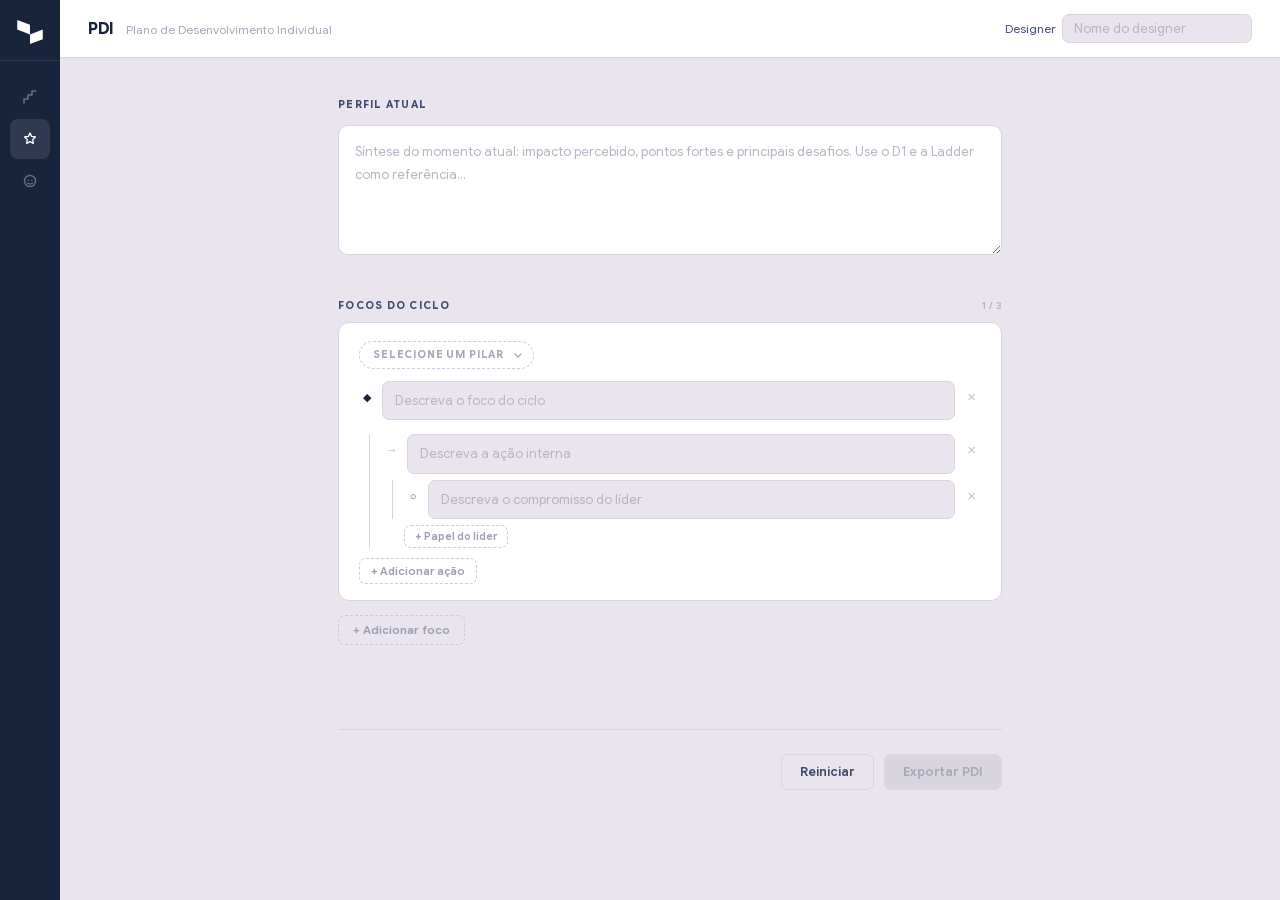
<file: pdi/index.html>
<!DOCTYPE html>
<html lang="pt-BR">
<head>
  <meta charset="UTF-8">
  <meta name="viewport" content="width=device-width, initial-scale=1.0">
  <title>Leadership Tools — PDI</title>
  <link rel="stylesheet" href="../assets/shared.css">
  <style>

    /* ── BODY (coluna única scrollável) ─────── */
    .pdi-body {
      flex: 1;
      overflow-y: auto;
      background: var(--bg);
    }

    .pdi-column {
      max-width: 720px;
      margin: 0 auto;
      padding: 40px 28px 80px;
      display: flex;
      flex-direction: column;
      gap: 44px;
    }

    /* ── PERFIL ATUAL ────────────────────────── */
    .perfil-textarea {
      display: block;
      width: 100%;
      height: 130px;
      font-family: inherit;
      font-size: 13px;
      line-height: 1.8;
      color: var(--ink);
      background: var(--white);
      border: 1.5px solid var(--border);
      border-radius: 10px;
      padding: 14px 16px;
      resize: vertical;
      outline: none;
      transition: border-color 0.15s;
    }

    .perfil-textarea:focus { border-color: var(--accent); }
    .perfil-textarea::placeholder { color: #B3B6C3; }

    /* ── FOCOS SECTION ───────────────────────── */
    .focos-section-header {
      display: flex;
      align-items: baseline;
      justify-content: space-between;
      margin-bottom: 10px;
    }

    .focos-section-header .section-label { margin-bottom: 0; }

    .focos-counter {
      font-size: 10px;
      font-weight: 600;
      color: #B3B6C3;
      letter-spacing: 0.04em;
    }

    /* ── FOCO CARDS ──────────────────────────── */
    .focos-container {
      display: flex;
      flex-direction: column;
      gap: 14px;
    }

    .foco-card {
      background: var(--white);
      border: 1.5px solid var(--border);
      border-radius: 11px;
      padding: 18px 20px 16px;
    }

    .foco-row {
      display: flex;
      align-items: flex-start;
      gap: 7px;
    }

    /* ── AÇÕES — borda lateral de hierarquia ─── */
    .acoes-list {
      margin-top: 14px;
      margin-left: 10px;
      padding-left: 14px;
      border-left: 1.5px solid var(--border);
      display: flex;
      flex-direction: column;
      gap: 12px;
    }

    .acao-item { display: flex; flex-direction: column; }

    .acao-row {
      display: flex;
      align-items: flex-start;
      gap: 7px;
    }

    /* ── PAPEIS — borda lateral de hierarquia ── */
    .papel-list {
      margin-top: 6px;
      margin-left: 8px;
      padding-left: 12px;
      border-left: 1.5px solid var(--border);
      display: flex;
      flex-direction: column;
      gap: 4px;
    }

    .papel-item {
      display: flex;
      align-items: flex-start;
      gap: 7px;
    }

    /* ── BULLETS ─────────────────────────────── */
    .list-bullet {
      font-size: 11px;
      color: var(--ink);
      flex-shrink: 0;
      width: 16px;
      text-align: center;
      user-select: none;
      padding-top: 9px; /* alinha com a primeira linha do textarea */
    }

    .list-bullet.muted { color: #A5A9B8; }
    .list-bullet.soft  { color: var(--ink-2); }

    /* ── INPUTS (textarea auto-grow) ────────── */
    .list-input {
      flex: 1;
      font-family: inherit;
      font-size: 13px;
      line-height: 1.65;
      color: var(--ink);
      background: var(--bg);
      border: 1.5px solid var(--border);
      border-radius: 7px;
      padding: 8px 12px;
      outline: none;
      transition: border-color 0.15s;
      resize: none;
      overflow: hidden;
      min-height: 38px;
    }

    .list-input:focus { border-color: var(--accent); background: var(--white); }
    .list-input::placeholder { color: #B3B6C3; }

    /* ── REMOVE BTN ──────────────────────────── */
    .remove-btn {
      font-size: 15px;
      line-height: 1;
      color: #C0C3CF;
      background: none;
      border: none;
      cursor: pointer;
      padding: 2px 5px;
      transition: color 0.12s;
      flex-shrink: 0;
      margin-top: 6px; /* alinha com a primeira linha do textarea */
    }

    .remove-btn:hover { color: var(--ink); }

    /* ── ADD BUTTONS ─────────────────────────── */
    .add-btn {
      font-family: inherit;
      font-weight: 600;
      color: #9BA0B2;
      background: none;
      border: 1.5px dashed #C9CCD8;
      border-radius: 7px;
      cursor: pointer;
      transition: border-color 0.14s, color 0.14s;
      display: inline-flex;
      align-items: center;
      white-space: nowrap;
      align-self: flex-start; /* não estica em containers flex column */
    }

    .add-btn:hover { border-color: #9BA0B2; color: var(--ink); }
    .add-btn:disabled { opacity: 0.35; cursor: default; pointer-events: none; }

    /* ── PILAR SELECT (categoria do foco) ────── */
    .pilar-select {
      font-family: inherit;
      font-size: 10.5px;
      font-weight: 700;
      letter-spacing: 0.08em;
      text-transform: uppercase;
      padding: 5px 28px 5px 13px;
      border-radius: 20px;
      border: 1.5px dashed #C9CCD8;
      background-color: transparent;
      color: #A5A9B8;
      cursor: pointer;
      outline: none;
      appearance: none;
      -webkit-appearance: none;
      background-image: url("data:image/svg+xml;utf8,<svg xmlns='http://www.w3.org/2000/svg' width='10' height='10' viewBox='0 0 10 10' fill='none'><path d='M2 4 L5 7 L8 4' stroke='%23A5A9B8' stroke-width='1.4' stroke-linecap='round' stroke-linejoin='round'/></svg>");
      background-repeat: no-repeat;
      background-position: right 10px center;
      background-size: 10px;
      margin-bottom: 12px;
      transition: border-color 0.14s, color 0.14s, background-color 0.14s;
      line-height: 1.5;
    }

    .pilar-select:hover { border-color: #9BA0B2; color: var(--ink); }

    .pilar-select.filled {
      border: 1.5px solid var(--accent);
      background-color: var(--accent);
      color: var(--white);
      background-image: url("data:image/svg+xml;utf8,<svg xmlns='http://www.w3.org/2000/svg' width='10' height='10' viewBox='0 0 10 10' fill='none'><path d='M2 4 L5 7 L8 4' stroke='%23ffffff' stroke-width='1.4' stroke-linecap='round' stroke-linejoin='round'/></svg>");
    }

    .pilar-select.filled:hover { border-color: var(--accent-deep); background-color: var(--accent-deep); }

    .pilar-select option { color: var(--ink); background: var(--white); }

    .add-foco-btn {
      font-size: 11.5px;
      padding: 7px 14px;
      margin-top: 14px;
    }

    .add-acao-btn {
      font-size: 11px;
      padding: 5px 11px;
      margin-top: 10px;
    }

    .add-papel-btn {
      font-size: 10.5px;
      padding: 4px 10px;
      margin-top: 6px;
      margin-left: 20px; /* alinha com os itens de papel (8px + 12px) */
    }

    /* ── PDI ACTIONS (fim da página) ─────────── */
    .pdi-actions {
      display: flex;
      gap: 10px;
      justify-content: flex-end;
      margin-top: 40px;
      padding-top: 24px;
      border-top: 1px solid var(--border);
    }
  </style>
</head>
<body>
<div class="app">

  <!-- Sidebar -->
  <aside class="sidebar">
    <div class="sidebar-logo">
      <img src="../assets/logo-bemobi.svg" alt="Bemobi Wave" width="26" height="24">
    </div>
    <nav class="sidebar-nav">
      <a class="nav-item" href="../ladder/index.html" data-tooltip="Ladder">
        <svg class="nav-icon" viewBox="0 0 16 16" fill="none">
          <path d="M2 14 L2 10 L6 10 L6 6 L10 6 L10 2 L14 2"
            stroke="currentColor" stroke-width="1.5"
            stroke-linecap="round" stroke-linejoin="round"/>
        </svg>
      </a>
      <a class="nav-item active" href="#" data-tooltip="PDI">
        <svg class="nav-icon" viewBox="0 0 16 16" fill="none">
          <path d="M8 2L9.6 5.4 13.4 6 10.7 8.6 11.4 12.4 8 10.7 4.6 12.4 5.3 8.6 2.6 6 6.4 5.4Z"
            stroke="currentColor" stroke-width="1.3" stroke-linejoin="round"/>
        </svg>
      </a>
      <a class="nav-item" href="../mm/index.html" data-tooltip="Moving Motivators">
        <svg class="nav-icon" viewBox="0 0 16 16" fill="none">
          <circle cx="8" cy="8" r="5.5" stroke="currentColor" stroke-width="1.4"/>
          <circle cx="6.2" cy="7.2" r="0.7" fill="currentColor"/>
          <circle cx="9.8" cy="7.2" r="0.7" fill="currentColor"/>
          <path d="M5.5 10 Q8 12 10.5 10" stroke="currentColor" stroke-width="1.3" stroke-linecap="round"/>
        </svg>
      </a>
    </nav>
  </aside>

  <!-- Main -->
  <div class="main">

    <!-- Header -->
    <header class="header">
      <div class="header-left">
        <h1>PDI</h1>
        <span class="header-sub">Plano de Desenvolvimento Individual</span>
      </div>
      <div class="header-right">
        <div class="header-field">
          <label for="designer-name">Designer</label>
          <input class="input designer-input" id="designer-name" type="text" placeholder="Nome do designer" autocomplete="off" />
        </div>
      </div>
    </header>

    <!-- Body: coluna única centralizada -->
    <div class="pdi-body">
      <div class="pdi-column">

        <!-- Perfil atual -->
        <div class="perfil-section">
          <span class="section-label">Perfil atual</span>
          <textarea
            class="perfil-textarea"
            id="perfil-textarea"
            placeholder="Síntese do momento atual: impacto percebido, pontos fortes e principais desafios. Use o D1 e a Ladder como referência…"
          ></textarea>
        </div>

        <!-- Focos do ciclo -->
        <div class="focos-section">
          <div class="focos-section-header">
            <span class="section-label">Focos do ciclo</span>
            <span class="focos-counter" id="focos-counter">1 / 3</span>
          </div>
          <div id="focos-container" class="focos-container"></div>
          <button class="add-btn add-foco-btn" id="add-foco-btn" onclick="addFoco()">+ Adicionar foco</button>
        </div>

        <!-- Ações principais -->
        <div class="pdi-actions">
          <button class="btn btn-secondary" onclick="resetPDI()">Reiniciar</button>
          <button class="btn btn-primary" id="export-btn" onclick="exportPDI()">Exportar PDI</button>
        </div>

      </div>
    </div>

  </div>
</div>

<script>
const MAX_FOCOS = 3;
const MAX_ACOES = 3;
const MAX_PAPEL = 3;

function autoGrow(el) {
  el.style.height = 'auto';
  el.style.height = el.scrollHeight + 'px';
}

function onPilarChange(sel) {
  sel.classList.toggle('filled', !!sel.value);
}

// ── Papel do líder ────────────────────────────────────────

function addPapel(acaoItem) {
  const list = acaoItem.querySelector('.papel-list');
  if (list.children.length >= MAX_PAPEL) return;
  const item = document.createElement('div');
  item.className = 'papel-item';
  item.innerHTML = `
    <span class="list-bullet soft">○</span>
    <textarea class="list-input" placeholder="Descreva o compromisso do líder" rows="1" oninput="autoGrow(this)"></textarea>
    <button class="remove-btn" onclick="removePapel(this)" title="Remover">×</button>
  `;
  list.appendChild(item);
  item.querySelector('textarea').focus();
  updateAddPapelBtn(acaoItem);
}

function removePapel(btn) {
  const item = btn.closest('.papel-item');
  const list = item.parentElement;
  const acaoItem = list.closest('.acao-item');
  if (list.children.length > 1) {
    item.remove();
  } else {
    item.querySelector('textarea').value = '';
  }
  updateAddPapelBtn(acaoItem);
}

function updateAddPapelBtn(acaoItem) {
  const count = acaoItem.querySelector('.papel-list').children.length;
  acaoItem.querySelector('.add-papel-btn').disabled = count >= MAX_PAPEL;
}

// ── Ações internas ────────────────────────────────────────

function createAcaoItem() {
  const item = document.createElement('div');
  item.className = 'acao-item';
  item.innerHTML = `
    <div class="acao-row">
      <span class="list-bullet muted">→</span>
      <textarea class="list-input acao-input" placeholder="Descreva a ação interna" rows="1" oninput="autoGrow(this)"></textarea>
      <button class="remove-btn" onclick="removeAcao(this)" title="Remover">×</button>
    </div>
    <div class="papel-list"></div>
    <button class="add-btn add-papel-btn" onclick="addPapel(this.closest('.acao-item'))">+ Papel do líder</button>
  `;
  addPapel(item);
  return item;
}

function addAcao(focoCard) {
  const list = focoCard.querySelector('.acoes-list');
  if (list.children.length >= MAX_ACOES) return;
  const item = createAcaoItem();
  list.appendChild(item);
  item.querySelector('.acao-input').focus();
  updateAddAcaoBtn(focoCard);
}

function removeAcao(btn) {
  const acaoItem = btn.closest('.acao-item');
  const list = acaoItem.parentElement;
  const focoCard = list.closest('.foco-card');
  if (list.children.length > 1) {
    acaoItem.remove();
  } else {
    acaoItem.querySelector('.acao-input').value = '';
    acaoItem.querySelector('.papel-list').innerHTML = '';
    addPapel(acaoItem);
  }
  updateAddAcaoBtn(focoCard);
}

function updateAddAcaoBtn(focoCard) {
  const count = focoCard.querySelector('.acoes-list').children.length;
  focoCard.querySelector('.add-acao-btn').disabled = count >= MAX_ACOES;
}

// ── Focos do ciclo ────────────────────────────────────────

function createFocoCard() {
  const card = document.createElement('div');
  card.className = 'foco-card';
  card.innerHTML = `
    <select class="pilar-select" onchange="onPilarChange(this)">
      <option value="">Selecione um pilar</option>
      <option>Experiência</option>
      <option>Sistemas</option>
      <option>Estratégia</option>
      <option>Influência</option>
      <option>Descoberta</option>
    </select>
    <div class="foco-row">
      <span class="list-bullet">◆</span>
      <textarea class="list-input foco-input" placeholder="Descreva o foco do ciclo" rows="1" oninput="autoGrow(this)"></textarea>
      <button class="remove-btn" onclick="removeFoco(this)" title="Remover">×</button>
    </div>
    <div class="acoes-list"></div>
    <button class="add-btn add-acao-btn" onclick="addAcao(this.closest('.foco-card'))">+ Adicionar ação</button>
  `;
  card.querySelector('.acoes-list').appendChild(createAcaoItem());
  return card;
}

function addFoco() {
  const container = document.getElementById('focos-container');
  if (container.children.length >= MAX_FOCOS) return;
  const card = createFocoCard();
  container.appendChild(card);
  card.querySelector('.foco-input').focus();
  updateFocosCounter();
}

function removeFoco(btn) {
  const card = btn.closest('.foco-card');
  const container = card.parentElement;
  if (container.children.length > 1) {
    card.remove();
  } else {
    card.querySelector('.foco-input').value = '';
    card.querySelector('.acoes-list').innerHTML = '';
    card.querySelector('.acoes-list').appendChild(createAcaoItem());
    card.querySelector('.add-acao-btn').disabled = false;
  }
  updateFocosCounter();
}

function updateFocosCounter() {
  const count = document.getElementById('focos-container').children.length;
  document.getElementById('focos-counter').textContent = `${count} / ${MAX_FOCOS}`;
  document.getElementById('add-foco-btn').disabled = count >= MAX_FOCOS;
}

// ── Reset & Init ──────────────────────────────────────────

function resetPDI() {
  document.getElementById('designer-name').value = '';
  document.getElementById('perfil-textarea').value = '';
  document.getElementById('focos-container').innerHTML = '';
  init();
}

// ── Export ────────────────────────────────────────────────

function exportPDI() {
  const designer = document.getElementById('designer-name').value.trim();
  const dataStr  = new Date().toLocaleDateString('pt-BR', { month: 'long', year: 'numeric' });
  const dataTitle = dataStr.charAt(0).toUpperCase() + dataStr.slice(1);
  const perfil   = document.getElementById('perfil-textarea').value.trim();

  const focos = [...document.querySelectorAll('.foco-card')].map(card => ({
    pilar: card.querySelector('.pilar-select').value,
    texto: card.querySelector('.foco-input').value.trim(),
    acoes: [...card.querySelectorAll('.acao-item')].map(a => ({
      texto: a.querySelector('.acao-input').value.trim(),
      papeis: [...a.querySelectorAll('.papel-item textarea')]
                .map(p => p.value.trim()).filter(Boolean)
    })).filter(a => a.texto || a.papeis.length)
  })).filter(f => f.texto || f.acoes.length);

  // Vazio?
  if (!designer && !perfil && focos.length === 0) {
    flashExportBtn('Vazio');
    return;
  }

  const lines = [];
  lines.push(`PDI${designer ? ' — ' + designer : ''}`);
  lines.push(dataTitle);
  lines.push('');

  if (perfil) {
    lines.push('PERFIL ATUAL');
    lines.push(perfil);
    lines.push('');
  }

  if (focos.length) {
    lines.push('FOCOS DO CICLO');
    lines.push('');
    focos.forEach((f, i) => {
      const head = `${i + 1}.${f.pilar ? ' [' + f.pilar + ']' : ''}${f.texto ? ' ' + f.texto : ''}`;
      lines.push(head);
      f.acoes.forEach(a => {
        if (a.texto) lines.push(`   → ${a.texto}`);
        a.papeis.forEach(p => lines.push(`     ○ ${p}`));
      });
      lines.push('');
    });
  }

  const text = lines.join('\n').trimEnd();
  navigator.clipboard.writeText(text).then(
    () => flashExportBtn('Copiado!'),
    () => flashExportBtn('Erro')
  );
}

function flashExportBtn(label) {
  const btn = document.getElementById('export-btn');
  const original = btn.textContent;
  btn.textContent = label;
  btn.classList.add('copied');
  clearTimeout(btn._t);
  btn._t = setTimeout(() => {
    btn.textContent = original;
    btn.classList.remove('copied');
  }, 1800);
}

function init() {
  document.getElementById('focos-container').appendChild(createFocoCard());
  updateFocosCounter();
  updateExportState();
  document.querySelectorAll('input, textarea').forEach(i => i.blur());
}

// ── Export state (habilita/desabilita botão) ──────────────

function updateExportState() {
  const designer = document.getElementById('designer-name').value.trim();
  const perfil   = document.getElementById('perfil-textarea').value.trim();
  const anyText  = [...document.querySelectorAll('.foco-input, .acao-input, .papel-item textarea')]
                     .some(el => el.value.trim());
  const anyPilar = [...document.querySelectorAll('.pilar-select')].some(s => !!s.value);
  document.getElementById('export-btn').disabled = !(designer || perfil || anyText || anyPilar);
}

// Listeners globais — captura digitação, seleção de pilar e mudanças DOM
document.addEventListener('input',  updateExportState);
document.addEventListener('change', updateExportState);
new MutationObserver(updateExportState).observe(
  document.getElementById('focos-container'),
  { childList: true, subtree: true }
);

init();
</script>
</body>
</html>
</file>
<file: assets/shared.css>
/* ═══════════════════════════════════════════════════════════
   Leadership Tools — Shared CSS · Bemobi Wave
   Tokens, fonte, app shell, sidebar, header, inputs, buttons
   ═══════════════════════════════════════════════════════════ */

/* ── Fonte (Google Sans Flex — variável, self-hosted) ──────── */
@font-face {
  font-family: 'Google Sans Flex';
  src: url('fonts/GoogleSansFlex.woff2') format('woff2');
  font-weight: 400 800;
  font-style: normal;
  font-display: swap;
}

/* ── Design tokens (brandbook Bemobi 2026) ─────────────────── */
:root {
  /* neutras — base da Wave */
  --ink:         #18233C;   /* Cinza Escuro — chrome, textos */
  --ink-2:       #3D4C6F;   /* Cinza Médio — textos secundários */
  --gray:        #C6C5C9;   /* Cinza Claro — apoio */
  --bg:          #E9E4ED;   /* Off-White — fundo geral */
  --white:       #FFFFFF;
  --border:      #D9D5DF;   /* borda padrão (derivada do off-white) */
  --light:       #E4E0EB;   /* chips/fills neutros sobre branco */

  /* primária — acentos */
  --accent:      #400FF2;   /* Azul Bemobi — CTAs, estados ativos */
  --accent-deep: #04017B;   /* Azul Médio — hover do primário */
  --lilac:       #9884FF;   /* Lilás — destaques estruturais */
  --lilac-light: #D9CDFD;   /* Lilás Claro — bordas de destaque */
  --lilac-lux:   #F7F7FE;   /* Lilás Luz — fills de destaque */
}

/* ── Reset ─────────────────────────────────────────────────── */
*, *::before, *::after { box-sizing: border-box; margin: 0; padding: 0; }

html, body {
  height: 100%;
  font-family: 'Google Sans Flex', -apple-system, BlinkMacSystemFont, 'Segoe UI', sans-serif;
  background: var(--bg);
  color: var(--ink);
  overflow: hidden;
}

/* ── App shell ─────────────────────────────────────────────── */
.app  { display: flex; height: 100vh; }
.main { flex: 1; min-width: 0; display: flex; flex-direction: column; overflow: hidden; }

/* ── Sidebar ───────────────────────────────────────────────── */
.sidebar {
  width: 60px;
  flex-shrink: 0;
  background: var(--ink);
  display: flex;
  flex-direction: column;
  align-items: center;
  padding: 20px 0 24px;
}

.sidebar-logo {
  display: flex;
  align-items: center;
  justify-content: center;
  padding-bottom: 16px;
  margin-bottom: 8px;
  width: 100%;
  border-bottom: 1px solid rgba(255,255,255,0.08);
}

.sidebar-nav {
  display: flex;
  flex-direction: column;
  align-items: center;
  gap: 2px;
  padding: 8px 0;
}

.nav-item {
  position: relative;
  width: 40px;
  height: 40px;
  border-radius: 8px;
  display: flex;
  align-items: center;
  justify-content: center;
  color: rgba(255,255,255,0.35);
  cursor: default;
  user-select: none;
  text-decoration: none;
  transition: background 0.12s, color 0.12s;
}

.nav-item.active             { background: rgba(255,255,255,0.10); color: #fff; }
.nav-item:not(.active):hover { background: rgba(255,255,255,0.06); color: rgba(255,255,255,0.7); }

.nav-icon { width: 16px; height: 16px; flex-shrink: 0; }

.nav-item::after {
  content: attr(data-tooltip);
  position: absolute;
  left: calc(100% + 10px);
  top: 50%;
  transform: translateY(-50%);
  background: rgba(24,35,60,0.94);
  color: #fff;
  font-family: inherit;
  font-size: 11.5px;
  font-weight: 600;
  padding: 5px 9px;
  border-radius: 6px;
  white-space: nowrap;
  opacity: 0;
  pointer-events: none;
  transition: opacity 0.15s;
  z-index: 100;
}

.nav-item:hover::after { opacity: 1; }

/* ── Header ────────────────────────────────────────────────── */
.header {
  background: var(--white);
  border-bottom: 1px solid var(--border);
  padding: 0 28px;
  height: 58px;
  display: flex;
  align-items: center;
  justify-content: space-between;
  flex-shrink: 0;
}

.header-left { display: flex; align-items: baseline; gap: 12px; }
.header h1   { font-size: 16px; font-weight: 700; letter-spacing: -0.02em; }
.header-sub  { font-size: 12px; color: #A5A9B8; }

.header-right       { display: flex; align-items: center; gap: 10px; }
.header-field       { display: flex; align-items: center; gap: 6px; }
.header-right label { font-size: 12px; color: var(--ink-2); white-space: nowrap; }

/* ── Inputs ────────────────────────────────────────────────── */
.input {
  font-family: inherit;
  font-size: 13px;
  font-weight: 500;
  color: var(--ink);
  background: var(--bg);
  border: 1.5px solid var(--border);
  border-radius: 7px;
  padding: 5px 11px;
  outline: none;
  transition: border-color 0.15s;
}

.input:focus        { border-color: var(--accent); }
.input::placeholder { color: #B3B6C3; font-weight: 400; }

.designer-input { width: 190px; }

/* ── Buttons ───────────────────────────────────────────────── */
.btn {
  font-family: inherit;
  font-size: 12.5px;
  font-weight: 600;
  padding: 9px 18px;
  border-radius: 7px;
  cursor: pointer;
  transition: background 0.14s, border-color 0.14s, color 0.14s;
  white-space: nowrap;
}

.btn-primary           { background: var(--accent); color: var(--white); border: 1.5px solid var(--accent); }
.btn-primary:hover     { background: var(--accent-deep); border-color: var(--accent-deep); }
.btn-primary:disabled  { background: var(--border); border-color: var(--border); color: #A5A9B8; cursor: not-allowed; pointer-events: none; }
.btn-primary.copied    { background: var(--white); color: var(--accent); border-color: var(--accent); }

.btn-secondary          { background: none; color: var(--ink-2); border: 1.5px solid var(--border); }
.btn-secondary:hover    { border-color: var(--gray); color: var(--ink); }
.btn-secondary:disabled { opacity: 0.45; cursor: not-allowed; pointer-events: none; }

/* Slim — variante compacta usada no header (ex: Reiniciar) */
.btn-slim { font-size: 11.5px; padding: 5px 12px; }

/* ── Section label ─────────────────────────────────────────── */
.section-label {
  font-size: 10.5px;
  font-weight: 700;
  letter-spacing: 0.12em;
  text-transform: uppercase;
  color: var(--ink-2);
  margin-bottom: 14px;
  display: block;
}
</file>
